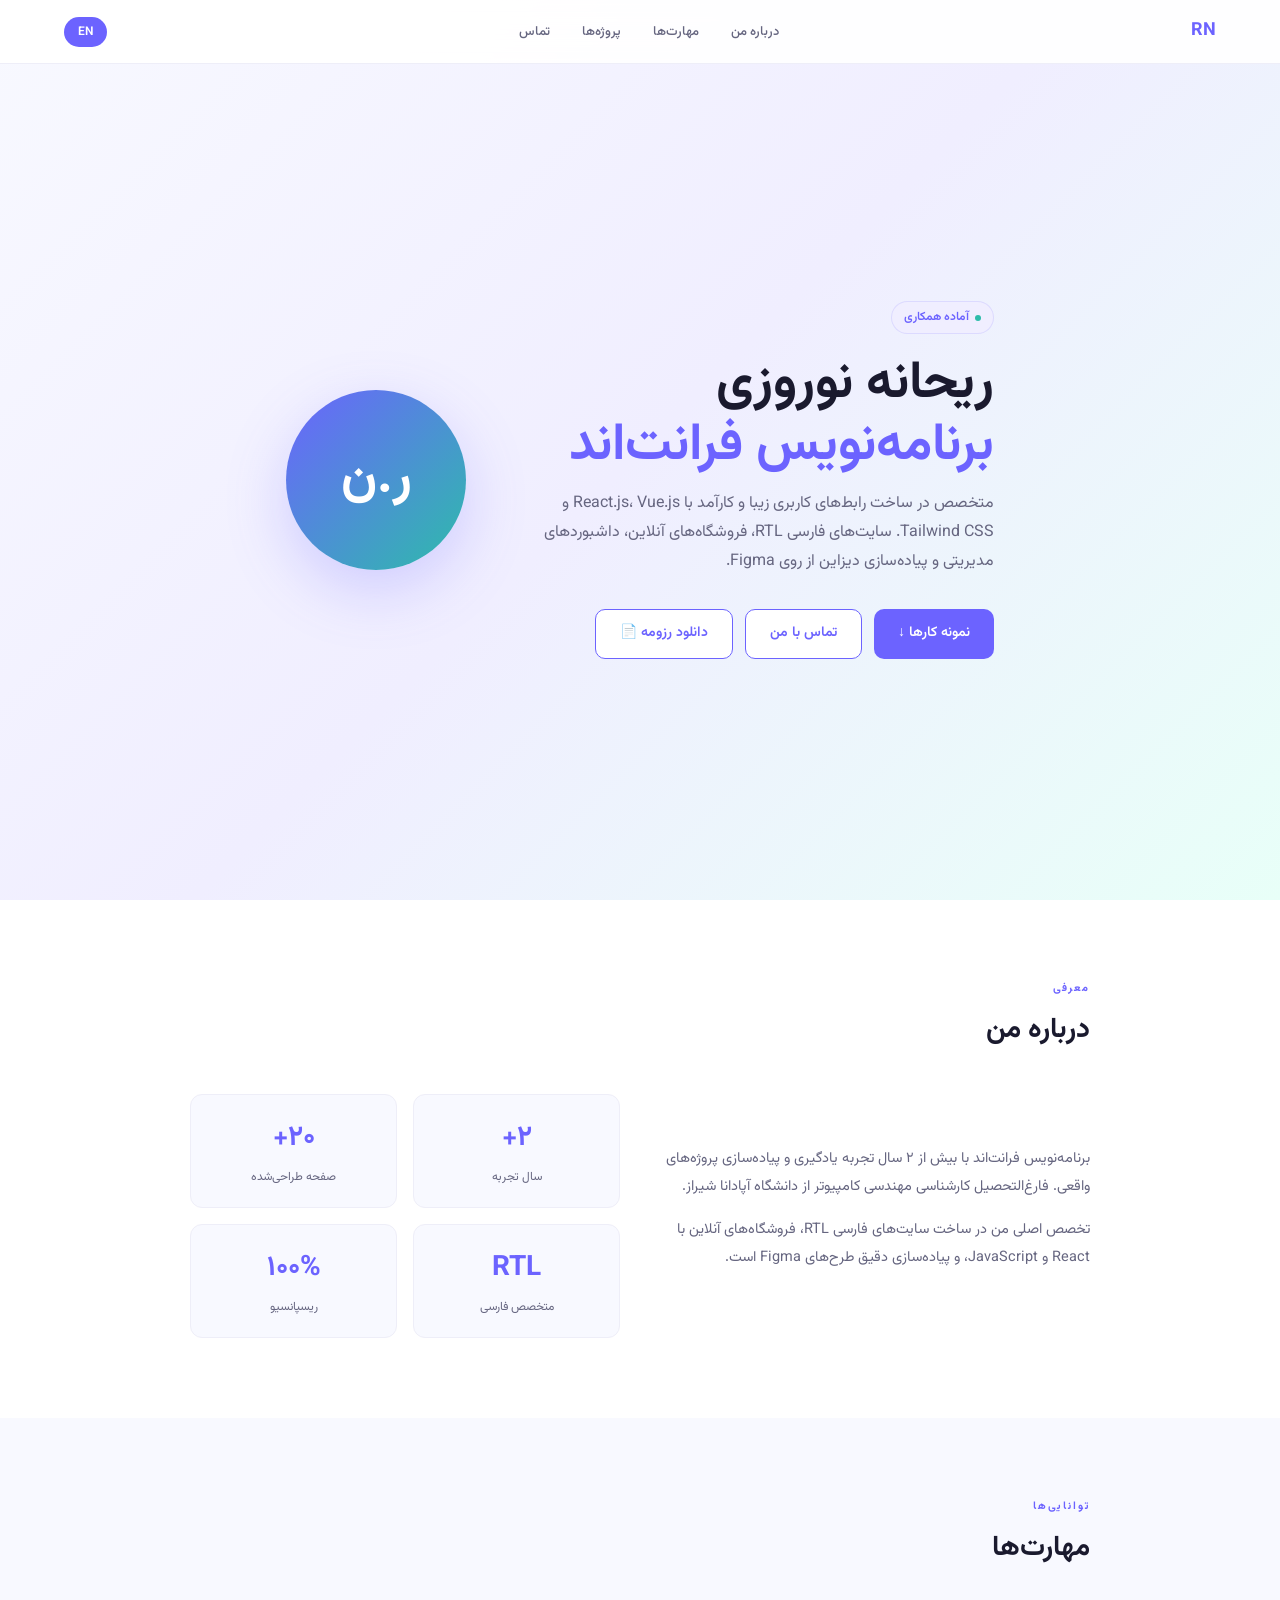
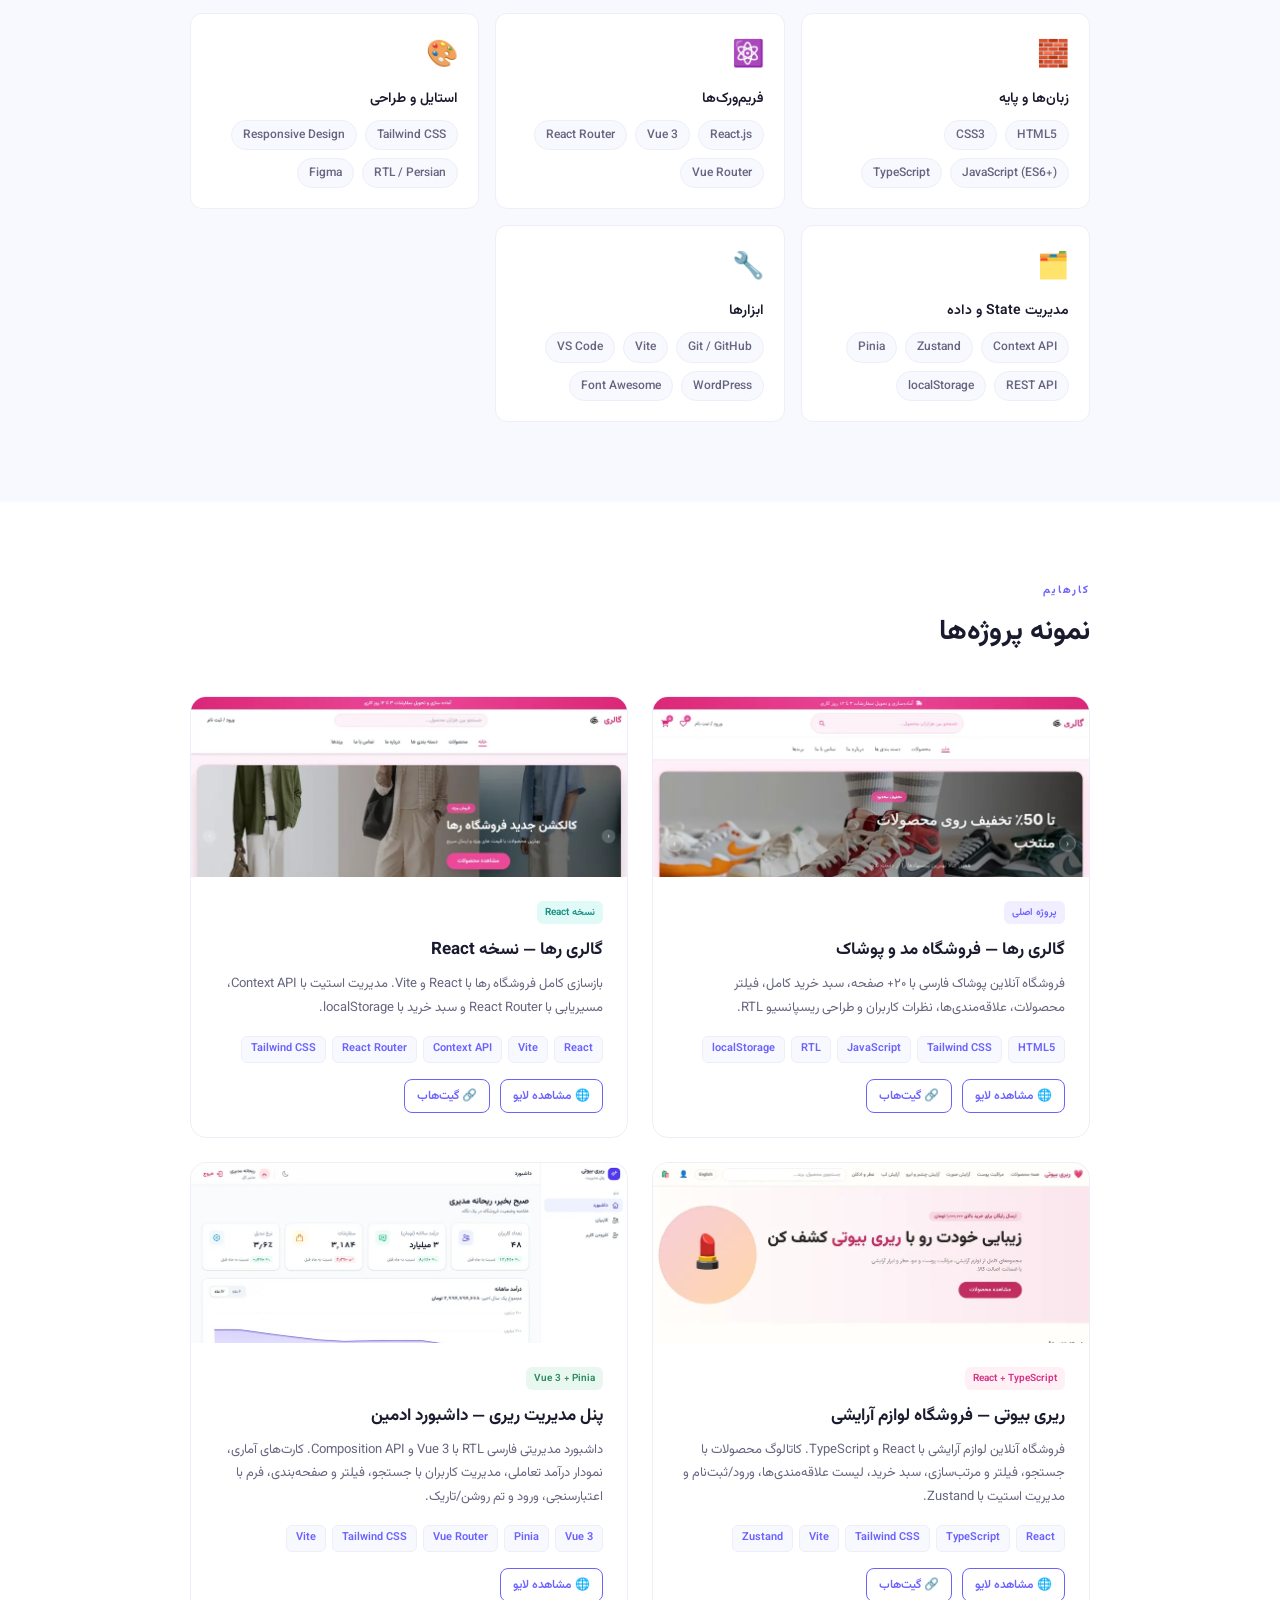
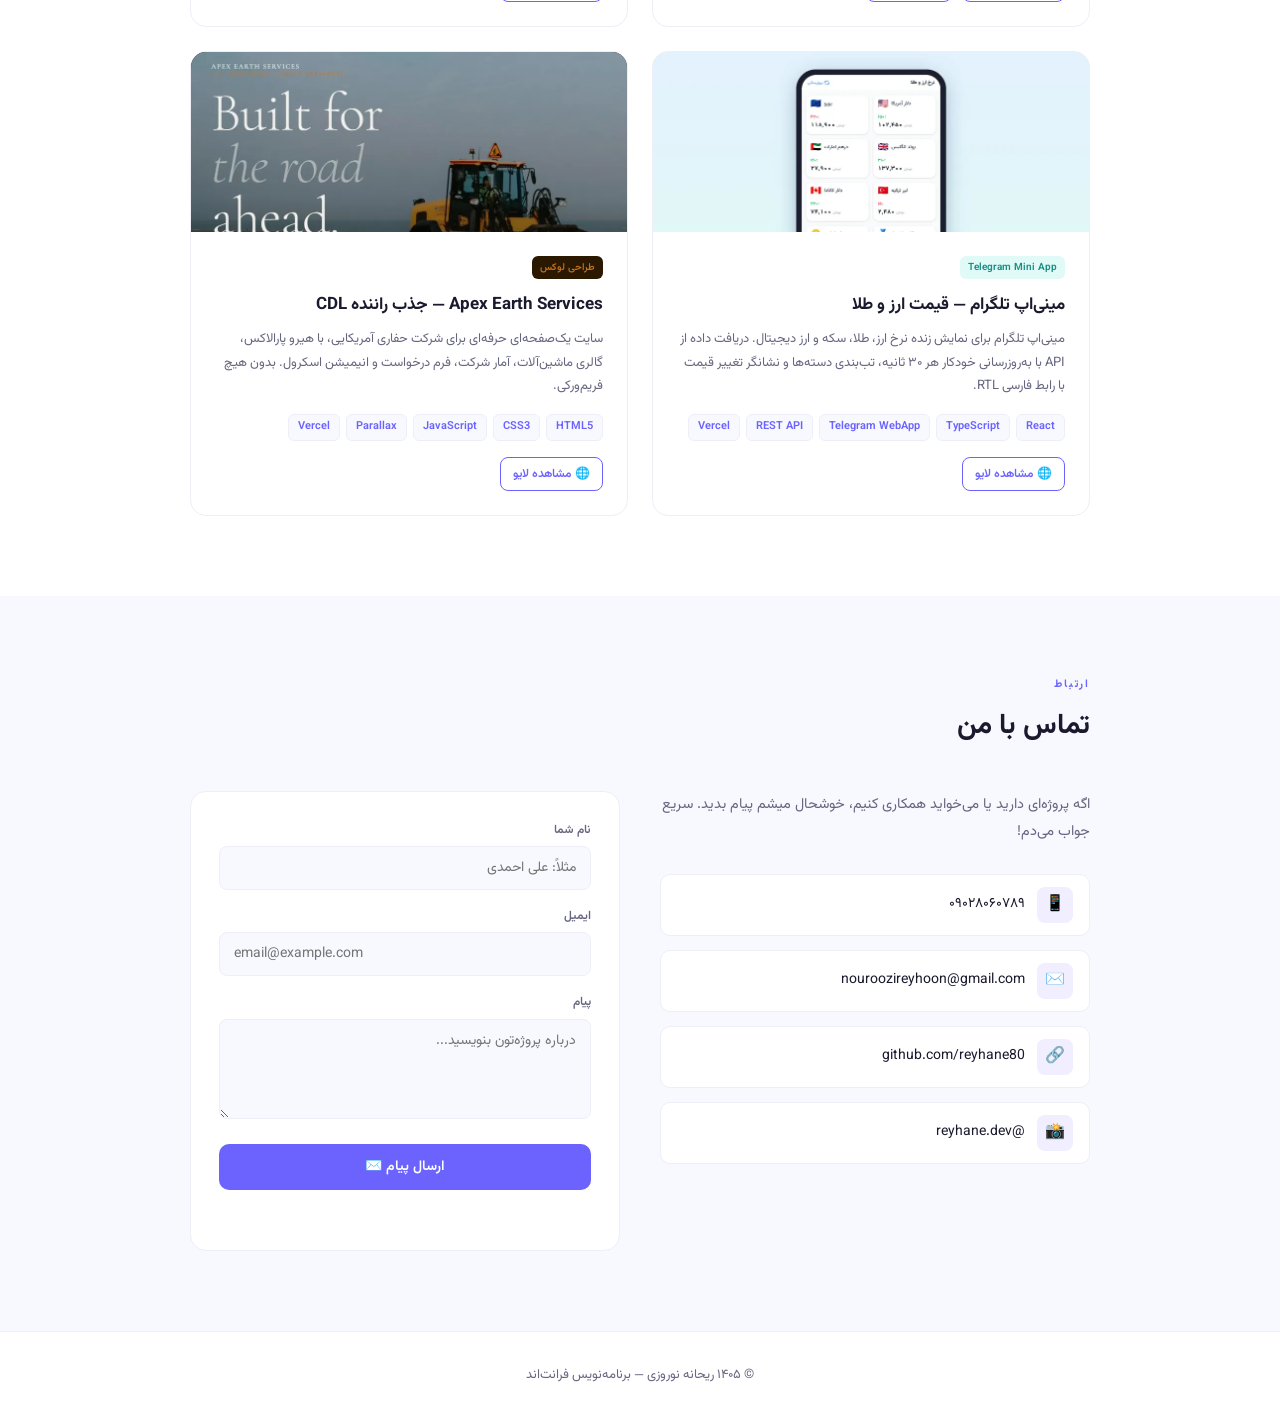
<file: index.html>
<!DOCTYPE html>
<html lang="fa" dir="rtl" id="html-root">
<head>
<meta charset="UTF-8">
<meta name="viewport" content="width=device-width, initial-scale=1.0">
<title>Reyhane Norouzi | Front-End Developer</title>
<meta name="description" content="ریحانه نوروزی، برنامه‌نویس فرانت‌اند — سایت‌های فارسی RTL، فروشگاه آنلاین و داشبورد با React، Vue و Tailwind CSS.">
<meta name="theme-color" content="#6c63ff">
<link rel="icon" type="image/svg+xml" href="favicon.svg">
<link rel="canonical" href="https://reyhane80.github.io/portfolio/">
<meta property="og:type" content="website">
<meta property="og:url" content="https://reyhane80.github.io/portfolio/">
<meta property="og:title" content="ریحانه نوروزی | برنامه‌نویس فرانت‌اند">
<meta property="og:description" content="سایت‌های فارسی RTL، فروشگاه آنلاین و داشبورد با React، Vue و Tailwind CSS. نمونه‌کارها با دموی زنده.">
<meta property="og:image" content="https://reyhane80.github.io/portfolio/images/og.jpg">
<meta property="og:image:width" content="1200">
<meta property="og:image:height" content="630">
<meta property="og:locale" content="fa_IR">
<meta name="twitter:card" content="summary_large_image">
<link href="https://fonts.googleapis.com/css2?family=Vazirmatn:wght@300;400;500;600;700&family=Inter:wght@300;400;500;600;700&display=swap" rel="stylesheet">
<style>
  :root {
    --accent: #6c63ff;
    --accent-light: #f0eeff;
    --accent-dark: #4a42cc;
    --teal: #2dbcaa;
    --teal-light: #e0faf7;
    --text: #1a1a2e;
    --text-muted: #666680;
    --bg: #ffffff;
    --bg-alt: #f8f9ff;
    --border: #eeeef8;
    --radius: 12px;
    --transition: 0.25s ease;
  }

  * { margin: 0; padding: 0; box-sizing: border-box; }

  body {
    font-family: 'Vazirmatn', 'Tahoma', sans-serif;
    background: var(--bg);
    color: var(--text);
    direction: rtl;
    line-height: 1.7;
    font-size: 15px;
    overflow-x: hidden;
  }

  body.en {
    font-family: 'Inter', sans-serif;
    direction: ltr;
  }

  /* NAV */
  nav {
    position: fixed;
    top: 0; right: 0; left: 0;
    background: rgba(255,255,255,0.92);
    backdrop-filter: blur(12px);
    border-bottom: 1px solid var(--border);
    z-index: 100;
    padding: 0 5%;
    height: 64px;
    display: flex;
    align-items: center;
    justify-content: space-between;
  }

  .nav-logo {
    font-size: 18px;
    font-weight: 700;
    color: var(--accent);
    text-decoration: none;
  }

  .nav-links {
    display: flex;
    gap: 8px;
    align-items: center;
    list-style: none;
  }

  .nav-links a {
    font-size: 13px;
    font-weight: 500;
    color: var(--text-muted);
    text-decoration: none;
    padding: 6px 12px;
    border-radius: 8px;
    transition: var(--transition);
  }

  .nav-links a:hover { color: var(--accent); background: var(--accent-light); }

  .lang-btn {
    background: var(--accent);
    color: white;
    border: none;
    padding: 6px 14px;
    border-radius: 20px;
    font-size: 12px;
    font-weight: 600;
    cursor: pointer;
    transition: var(--transition);
    font-family: inherit;
  }

  .lang-btn:hover { background: var(--accent-dark); }

  .nav-actions { display: flex; align-items: center; gap: 8px; }

  .menu-btn {
    display: none;
    width: 38px;
    height: 38px;
    border: 1px solid var(--border);
    border-radius: 10px;
    background: white;
    color: var(--text);
    font-size: 18px;
    cursor: pointer;
    align-items: center;
    justify-content: center;
  }

  /* SECTIONS */
  section { padding: 80px 5%; }
  section:first-of-type { padding-top: 140px; }

  .container { max-width: 900px; margin: 0 auto; }

  /* HERO */
  .hero {
    background: linear-gradient(135deg, #f8f9ff 0%, #f0eeff 50%, #e8fff8 100%);
    min-height: 100vh;
    display: flex;
    align-items: center;
    padding-top: 100px;
  }

  .hero-inner {
    max-width: 900px;
    margin: 0 auto;
    display: grid;
    grid-template-columns: 1fr auto;
    gap: 48px;
    align-items: center;
  }

  .hero-badge {
    display: inline-flex;
    align-items: center;
    gap: 6px;
    background: var(--accent-light);
    color: var(--accent);
    font-size: 12px;
    font-weight: 600;
    padding: 5px 12px;
    border-radius: 20px;
    margin-bottom: 20px;
    border: 1px solid rgba(108,99,255,0.15);
  }

  .hero-badge > span:first-child { width: 6px; height: 6px; background: var(--teal); border-radius: 50%; display: inline-block; }

  .hero h1 {
    font-size: clamp(32px, 5vw, 52px);
    font-weight: 700;
    line-height: 1.2;
    margin-bottom: 12px;
    color: var(--text);
  }

  .hero h1 em {
    font-style: normal;
    color: var(--accent);
  }

  .hero-sub {
    font-size: 16px;
    color: var(--text-muted);
    margin-bottom: 32px;
    max-width: 480px;
    line-height: 1.8;
  }

  .hero-btns { display: flex; gap: 12px; flex-wrap: wrap; }

  .btn-primary {
    background: var(--accent);
    color: white;
    padding: 12px 24px;
    border-radius: 10px;
    text-decoration: none;
    font-size: 14px;
    font-weight: 600;
    transition: var(--transition);
    display: inline-flex;
    align-items: center;
    gap: 6px;
  }

  .btn-primary:hover { background: var(--accent-dark); transform: translateY(-1px); }

  .btn-secondary {
    background: white;
    color: var(--accent);
    padding: 12px 24px;
    border-radius: 10px;
    text-decoration: none;
    font-size: 14px;
    font-weight: 600;
    border: 1.5px solid var(--accent);
    transition: var(--transition);
    display: inline-flex;
    align-items: center;
    gap: 6px;
  }

  .btn-secondary:hover { background: var(--accent-light); }

  .hero-avatar {
    width: 180px;
    height: 180px;
    border-radius: 50%;
    background: linear-gradient(135deg, var(--accent), var(--teal));
    display: flex;
    align-items: center;
    justify-content: center;
    font-size: 52px;
    font-weight: 700;
    color: white;
    flex-shrink: 0;
    box-shadow: 0 20px 60px rgba(108,99,255,0.25);
  }

  /* SECTION TITLE */
  .sec-label {
    font-size: 11px;
    font-weight: 700;
    color: var(--accent);
    letter-spacing: 2px;
    text-transform: uppercase;
    margin-bottom: 8px;
  }

  .sec-title {
    font-size: 28px;
    font-weight: 700;
    color: var(--text);
    margin-bottom: 40px;
  }

  /* ABOUT */
  .about-grid {
    display: grid;
    grid-template-columns: 1fr 1fr;
    gap: 40px;
    align-items: center;
  }

  .about-text p {
    color: var(--text-muted);
    line-height: 1.9;
    margin-bottom: 16px;
    font-size: 14.5px;
  }

  .about-stats {
    display: grid;
    grid-template-columns: 1fr 1fr;
    gap: 16px;
  }

  .stat-card {
    background: var(--bg-alt);
    border-radius: var(--radius);
    padding: 20px;
    text-align: center;
    border: 1px solid var(--border);
  }

  .stat-num {
    font-size: 28px;
    font-weight: 700;
    color: var(--accent);
    display: block;
  }

  .stat-label {
    font-size: 12px;
    color: var(--text-muted);
    margin-top: 4px;
  }

  /* SKILLS */
  .skills-section { background: var(--bg-alt); }

  .skills-grid {
    display: grid;
    grid-template-columns: repeat(auto-fit, minmax(260px, 1fr));
    gap: 16px;
  }

  .skill-card {
    background: white;
    border-radius: var(--radius);
    padding: 20px;
    border: 1px solid var(--border);
    transition: var(--transition);
  }

  .skill-card:hover { border-color: var(--accent); transform: translateY(-2px); box-shadow: 0 8px 24px rgba(108,99,255,0.1); }

  .skill-icon {
    font-size: 26px;
    margin-bottom: 10px;
    display: block;
  }

  .skill-name {
    font-size: 14px;
    font-weight: 600;
    color: var(--text);
    margin-bottom: 8px;
  }

  .skill-tags { display: flex; flex-wrap: wrap; gap: 8px; list-style: none; margin-top: 4px; }
  .skill-tags .tool-tag { background: var(--bg-alt); font-size: 12px; padding: 4px 11px; }

  .tool-tag {
    background: white;
    border: 1px solid var(--border);
    color: var(--text-muted);
    font-size: 13px;
    padding: 6px 14px;
    border-radius: 20px;
    transition: var(--transition);
    font-weight: 500;
  }

  .tool-tag:hover { border-color: var(--accent); color: var(--accent); background: var(--accent-light); }

  /* PROJECTS */
  .projects-grid {
    display: grid;
    grid-template-columns: repeat(auto-fit, minmax(380px, 1fr));
    gap: 24px;
  }

  .project-card {
    background: white;
    border-radius: 16px;
    border: 1px solid var(--border);
    overflow: hidden;
    transition: var(--transition);
  }

  .project-card:hover { box-shadow: 0 12px 40px rgba(108,99,255,0.12); transform: translateY(-3px); }

  .project-thumb {
    height: 180px;
    display: flex;
    align-items: center;
    justify-content: center;
    font-size: 48px;
    position: relative;
    overflow: hidden;
  }

  .project-thumb img {
    width: 100%;
    height: 100%;
    object-fit: cover;
    object-position: top center;
    display: block;
    transition: transform 0.4s ease;
  }

  .project-card:hover .project-thumb img { transform: scale(1.03); }

  .project-thumb.purple { background: linear-gradient(135deg, #f0eeff, #e0d8ff); }
  .project-thumb.teal { background: linear-gradient(135deg, #e0faf7, #c8f5ef); }
  .project-thumb.pink { background: linear-gradient(135deg, #fff0f5, #ffd6e7); }
  .project-thumb.indigo { background: linear-gradient(135deg, #eef2ff, #dfe3ff); }
  .project-thumb.orange { background: linear-gradient(135deg, #1a140d, #3d2a10); color: #C4711C; }

  .project-body { padding: 24px; }

  .project-badges { display: flex; gap: 6px; margin-bottom: 12px; flex-wrap: wrap; }

  .pbadge {
    font-size: 10px;
    font-weight: 600;
    padding: 3px 8px;
    border-radius: 6px;
  }

  .pbadge-main { background: var(--accent-light); color: var(--accent); }
  .pbadge-wip { background: var(--teal-light); color: #1a9084; }
  .pbadge-pink { background: #fff0f5; color: #d63384; }
  .pbadge-vue { background: #e8f8f1; color: #2f8a5f; }

  .project-title {
    font-size: 17px;
    font-weight: 700;
    color: var(--text);
    margin-bottom: 8px;
  }

  .project-desc {
    font-size: 13px;
    color: var(--text-muted);
    line-height: 1.8;
    margin-bottom: 16px;
  }

  .project-techs { display: flex; flex-wrap: wrap; gap: 6px; margin-bottom: 16px; }

  .ptech {
    font-size: 11px;
    background: var(--bg-alt);
    color: var(--accent);
    padding: 3px 9px;
    border-radius: 6px;
    font-weight: 600;
    border: 1px solid var(--border);
  }

  .project-links { display: flex; gap: 10px; }

  .plink {
    font-size: 12px;
    font-weight: 600;
    color: var(--accent);
    text-decoration: none;
    display: flex;
    align-items: center;
    gap: 4px;
    padding: 6px 12px;
    border-radius: 8px;
    border: 1px solid var(--accent);
    transition: var(--transition);
  }

  .plink:hover { background: var(--accent); color: white; }

  /* CONTACT */
  .contact-section { background: var(--bg-alt); }

  .contact-grid {
    display: grid;
    grid-template-columns: 1fr 1fr;
    gap: 40px;
    align-items: start;
  }

  .contact-info p {
    color: var(--text-muted);
    font-size: 14.5px;
    line-height: 1.9;
    margin-bottom: 28px;
  }

  .contact-items { display: flex; flex-direction: column; gap: 14px; }

  .contact-item {
    display: flex;
    align-items: center;
    gap: 12px;
    font-size: 14px;
    color: var(--text);
    text-decoration: none;
    padding: 12px 16px;
    background: white;
    border-radius: 10px;
    border: 1px solid var(--border);
    transition: var(--transition);
  }

  .contact-item:hover { border-color: var(--accent); color: var(--accent); }

  .contact-icon {
    width: 36px;
    height: 36px;
    border-radius: 8px;
    background: var(--accent-light);
    display: flex;
    align-items: center;
    justify-content: center;
    font-size: 16px;
    flex-shrink: 0;
  }

  .contact-form {
    background: white;
    border-radius: 16px;
    padding: 28px;
    border: 1px solid var(--border);
  }

  .form-group { margin-bottom: 16px; }

  .form-group label {
    display: block;
    font-size: 12px;
    font-weight: 600;
    color: var(--text-muted);
    margin-bottom: 6px;
  }

  .form-group input,
  .form-group textarea {
    width: 100%;
    padding: 10px 14px;
    border: 1px solid var(--border);
    border-radius: 8px;
    font-size: 14px;
    font-family: inherit;
    color: var(--text);
    background: var(--bg-alt);
    transition: var(--transition);
    outline: none;
    resize: vertical;
  }

  .form-group input:focus,
  .form-group textarea:focus {
    border-color: var(--accent);
    background: white;
  }

  .form-group textarea { min-height: 100px; }

  .form-submit {
    width: 100%;
    background: var(--accent);
    color: white;
    border: none;
    padding: 12px;
    border-radius: 10px;
    font-size: 14px;
    font-weight: 600;
    cursor: pointer;
    font-family: inherit;
    transition: var(--transition);
  }

  .form-submit:hover { background: var(--accent-dark); }
  .form-submit:disabled { opacity: 0.6; cursor: wait; }

  .form-status { margin-top: 12px; font-size: 13px; text-align: center; min-height: 20px; }
  .form-status.success { color: #1a9084; }
  .form-status.error { color: #d63384; }

  /* FOOTER */
  footer {
    text-align: center;
    padding: 32px 5%;
    border-top: 1px solid var(--border);
    font-size: 13px;
    color: var(--text-muted);
  }

  /* SCROLL REVEAL */
  .reveal { opacity: 0; transform: translateY(20px); transition: opacity 0.5s ease, transform 0.5s ease; }
  .reveal.visible { opacity: 1; transform: none; }

  /* RESPONSIVE */
  @media (max-width: 700px) {
    .hero-inner { grid-template-columns: 1fr; text-align: center; }
    .hero-avatar { width: 120px; height: 120px; font-size: 34px; margin: 0 auto; order: -1; }
    .hero-btns { justify-content: center; }
    .about-grid, .contact-grid { grid-template-columns: 1fr; }
    .projects-grid { grid-template-columns: 1fr; }
    .menu-btn { display: inline-flex; }
    .nav-links {
      display: none;
      position: absolute;
      top: 64px;
      right: 0;
      left: 0;
      flex-direction: column;
      align-items: stretch;
      gap: 4px;
      padding: 12px 5% 16px;
      background: white;
      border-bottom: 1px solid var(--border);
      box-shadow: 0 12px 24px rgba(26,26,46,0.06);
    }
    .nav-links.open { display: flex; }
    .nav-links a { display: block; padding: 10px 12px; font-size: 14px; }
  }
</style>
</head>
<body id="body-root">

<!-- NAV -->
<nav>
  <a class="nav-logo" href="#">RN</a>
  <ul class="nav-links" id="navLinks">
    <li><a href="#about" class="t" data-fa="درباره من" data-en="About">درباره من</a></li>
    <li><a href="#skills" class="t" data-fa="مهارت‌ها" data-en="Skills">مهارت‌ها</a></li>
    <li><a href="#projects" class="t" data-fa="پروژه‌ها" data-en="Projects">پروژه‌ها</a></li>
    <li><a href="#contact" class="t" data-fa="تماس" data-en="Contact">تماس</a></li>
  </ul>
  <div class="nav-actions">
    <button class="lang-btn" id="langToggle" onclick="toggleLang()">EN</button>
    <button class="menu-btn" id="menuToggle" aria-label="منو" aria-controls="navLinks" aria-expanded="false">☰</button>
  </div>
</nav>

<!-- HERO -->
<section class="hero" id="home">
  <div class="container">
    <div class="hero-inner">
      <div>
        <div class="hero-badge"><span></span> <span class="t" data-fa="آماده همکاری" data-en="Available for work">آماده همکاری</span></div>
        <h1><span class="t" data-fa="ریحانه نوروزی" data-en="Reyhane Norouzi">ریحانه نوروزی</span><br><em class="t" data-fa="برنامه‌نویس فرانت‌اند" data-en="Front-End Developer">برنامه‌نویس فرانت‌اند</em></h1>
        <p class="hero-sub t"
          data-fa="متخصص در ساخت رابط‌های کاربری زیبا و کارآمد با React.js، Vue.js و Tailwind CSS. سایت‌های فارسی RTL، فروشگاه‌های آنلاین، داشبوردهای مدیریتی و پیاده‌سازی دیزاین از روی Figma."
          data-en="Specializing in beautiful, functional UIs with React.js, Vue.js and Tailwind CSS. Persian RTL sites, e-commerce, admin dashboards, and pixel-perfect Figma implementations.">
          متخصص در ساخت رابط‌های کاربری زیبا و کارآمد با React.js، Vue.js و Tailwind CSS. سایت‌های فارسی RTL، فروشگاه‌های آنلاین، داشبوردهای مدیریتی و پیاده‌سازی دیزاین از روی Figma.
        </p>
        <div class="hero-btns">
          <a href="#projects" class="btn-primary t" data-fa="نمونه کارها ↓" data-en="View Projects ↓">نمونه کارها ↓</a>
          <a href="#contact" class="btn-secondary t" data-fa="تماس با من" data-en="Contact Me">تماس با من</a>
          <a href="Reyhane-Norouzi-Resume.pdf" download class="btn-secondary t" data-fa="دانلود رزومه 📄" data-en="Download CV 📄">دانلود رزومه 📄</a>
        </div>
      </div>
      <div class="hero-avatar">ر.ن</div>
    </div>
  </div>
</section>

<!-- ABOUT -->
<section id="about">
  <div class="container">
    <div class="sec-label t" data-fa="معرفی" data-en="About">معرفی</div>
    <div class="sec-title t" data-fa="درباره من" data-en="About Me">درباره من</div>
    <div class="about-grid reveal">
      <div class="about-text">
        <p class="t"
          data-fa="برنامه‌نویس فرانت‌اند با بیش از ۲ سال تجربه یادگیری و پیاده‌سازی پروژه‌های واقعی. فارغ‌التحصیل کارشناسی مهندسی کامپیوتر از دانشگاه آپادانا شیراز."
          data-en="Front-end developer with 2+ years of hands-on experience building real projects. B.Sc. in Computer Engineering from Apadana University, Shiraz.">
          برنامه‌نویس فرانت‌اند با بیش از ۲ سال تجربه یادگیری و پیاده‌سازی پروژه‌های واقعی. فارغ‌التحصیل کارشناسی مهندسی کامپیوتر از دانشگاه آپادانا شیراز.
        </p>
        <p class="t"
          data-fa="تخصص اصلی من در ساخت سایت‌های فارسی RTL، فروشگاه‌های آنلاین با React و JavaScript، و پیاده‌سازی دقیق طرح‌های Figma است."
          data-en="My core focus is building Persian RTL sites, React-powered e-commerce stores, and pixel-perfect Figma implementations.">
          تخصص اصلی من در ساخت سایت‌های فارسی RTL، فروشگاه‌های آنلاین با React و JavaScript، و پیاده‌سازی دقیق طرح‌های Figma است.
        </p>
      </div>
      <div class="about-stats">
        <div class="stat-card">
          <span class="stat-num">۲+</span>
          <div class="stat-label t" data-fa="سال تجربه" data-en="Years Experience">سال تجربه</div>
        </div>
        <div class="stat-card">
          <span class="stat-num">۲۰+</span>
          <div class="stat-label t" data-fa="صفحه طراحی‌شده" data-en="Pages Designed">صفحه طراحی‌شده</div>
        </div>
        <div class="stat-card">
          <span class="stat-num">RTL</span>
          <div class="stat-label t" data-fa="متخصص فارسی" data-en="Persian Expert">متخصص فارسی</div>
        </div>
        <div class="stat-card">
          <span class="stat-num">۱۰۰%</span>
          <div class="stat-label t" data-fa="ریسپانسیو" data-en="Responsive">ریسپانسیو</div>
        </div>
      </div>
    </div>
  </div>
</section>

<!-- SKILLS -->
<section id="skills" class="skills-section">
  <div class="container">
    <div class="sec-label t" data-fa="توانایی‌ها" data-en="Expertise">توانایی‌ها</div>
    <div class="sec-title t" data-fa="مهارت‌ها" data-en="Skills">مهارت‌ها</div>
    <div class="skills-grid reveal">
      <div class="skill-card">
        <span class="skill-icon">🧱</span>
        <div class="skill-name t" data-fa="زبان‌ها و پایه" data-en="Languages & Core">زبان‌ها و پایه</div>
        <ul class="skill-tags">
          <li class="tool-tag" dir="ltr">HTML5</li>
          <li class="tool-tag" dir="ltr">CSS3</li>
          <li class="tool-tag" dir="ltr">JavaScript (ES6+)</li>
          <li class="tool-tag" dir="ltr">TypeScript</li>
        </ul>
      </div>
      <div class="skill-card">
        <span class="skill-icon">⚛️</span>
        <div class="skill-name t" data-fa="فریم‌ورک‌ها" data-en="Frameworks">فریم‌ورک‌ها</div>
        <ul class="skill-tags">
          <li class="tool-tag" dir="ltr">React.js</li>
          <li class="tool-tag" dir="ltr">Vue 3</li>
          <li class="tool-tag" dir="ltr">React Router</li>
          <li class="tool-tag" dir="ltr">Vue Router</li>
        </ul>
      </div>
      <div class="skill-card">
        <span class="skill-icon">🎨</span>
        <div class="skill-name t" data-fa="استایل و طراحی" data-en="Styling & UI">استایل و طراحی</div>
        <ul class="skill-tags">
          <li class="tool-tag" dir="ltr">Tailwind CSS</li>
          <li class="tool-tag" dir="ltr">Responsive Design</li>
          <li class="tool-tag" dir="ltr">RTL / Persian</li>
          <li class="tool-tag" dir="ltr">Figma</li>
        </ul>
      </div>
      <div class="skill-card">
        <span class="skill-icon">🗂️</span>
        <div class="skill-name t" data-fa="مدیریت State و داده" data-en="State & Data">مدیریت State و داده</div>
        <ul class="skill-tags">
          <li class="tool-tag" dir="ltr">Context API</li>
          <li class="tool-tag" dir="ltr">Zustand</li>
          <li class="tool-tag" dir="ltr">Pinia</li>
          <li class="tool-tag" dir="ltr">REST API</li>
          <li class="tool-tag" dir="ltr">localStorage</li>
        </ul>
      </div>
      <div class="skill-card">
        <span class="skill-icon">🔧</span>
        <div class="skill-name t" data-fa="ابزارها" data-en="Tools">ابزارها</div>
        <ul class="skill-tags">
          <li class="tool-tag" dir="ltr">Git / GitHub</li>
          <li class="tool-tag" dir="ltr">Vite</li>
          <li class="tool-tag" dir="ltr">VS Code</li>
          <li class="tool-tag" dir="ltr">WordPress</li>
          <li class="tool-tag" dir="ltr">Font Awesome</li>
        </ul>
      </div>
    </div>
  </div>
</section>

<!-- PROJECTS -->
<section id="projects">
  <div class="container">
    <div class="sec-label t" data-fa="کارهایم" data-en="My Work">کارهایم</div>
    <div class="sec-title t" data-fa="نمونه پروژه‌ها" data-en="Projects">نمونه پروژه‌ها</div>
    <div class="projects-grid">

      <!-- Raha Gallery HTML -->
      <div class="project-card reveal">
        <div class="project-thumb purple"><img src="images/raha-gallery.webp" alt="گالری رها — صفحه اصلی" width="880" height="550" loading="lazy"></div>
        <div class="project-body">
          <div class="project-badges">
            <span class="pbadge pbadge-main t" data-fa="پروژه اصلی" data-en="Main Project">پروژه اصلی</span>
          </div>
          <div class="project-title t" data-fa="گالری رها — فروشگاه مد و پوشاک" data-en="Raha Gallery — Fashion Store">گالری رها — فروشگاه مد و پوشاک</div>
          <p class="project-desc t"
            data-fa="فروشگاه آنلاین پوشاک فارسی با ۲۰+ صفحه، سبد خرید کامل، فیلتر محصولات، علاقه‌مندی‌ها، نظرات کاربران و طراحی ریسپانسیو RTL."
            data-en="A 20-page Persian fashion e-commerce site with full cart, product filters, wishlist, user reviews, and complete RTL responsive design.">
            فروشگاه آنلاین پوشاک فارسی با ۲۰+ صفحه، سبد خرید کامل، فیلتر محصولات، علاقه‌مندی‌ها، نظرات کاربران و طراحی ریسپانسیو RTL.
          </p>
          <div class="project-techs">
            <span class="ptech">HTML5</span>
            <span class="ptech">Tailwind CSS</span>
            <span class="ptech">JavaScript</span>
            <span class="ptech">RTL</span>
            <span class="ptech">localStorage</span>
          </div>
          <div class="project-links">
            <a href="https://reyhane80.github.io/raha-gallery/raha-final/" target="_blank" class="plink t" data-fa="🌐 مشاهده لایو" data-en="🌐 Live Demo">🌐 مشاهده لایو</a>
            <a href="https://github.com/reyhane80/raha-gallery" target="_blank" class="plink t" data-fa="🔗 گیت‌هاب" data-en="🔗 GitHub">🔗 گیت‌هاب</a>
          </div>
        </div>
      </div>

      <!-- Raha Gallery React -->
      <div class="project-card reveal">
        <div class="project-thumb teal"><img src="images/raha-react.webp" alt="گالری رها نسخه React — صفحه اصلی" width="880" height="550" loading="lazy"></div>
        <div class="project-body">
          <div class="project-badges">
            <span class="pbadge pbadge-wip t" data-fa="نسخه React" data-en="React Version">نسخه React</span>
          </div>
          <div class="project-title t" data-fa="گالری رها — نسخه React" data-en="Raha Gallery — React Version">گالری رها — نسخه React</div>
          <p class="project-desc t"
            data-fa="بازسازی کامل فروشگاه رها با React و Vite. مدیریت استیت با Context API، مسیریابی با React Router و سبد خرید با localStorage."
            data-en="Full rebuild of Raha Gallery using React and Vite. State management with Context API, routing with React Router, and cart persistence via localStorage.">
            بازسازی کامل فروشگاه رها با React و Vite. مدیریت استیت با Context API، مسیریابی با React Router و سبد خرید با localStorage.
          </p>
          <div class="project-techs">
            <span class="ptech">React</span>
            <span class="ptech">Vite</span>
            <span class="ptech">Context API</span>
            <span class="ptech">React Router</span>
            <span class="ptech">Tailwind CSS</span>
          </div>
          <div class="project-links">
            <a href="https://raha-react-chi.vercel.app" target="_blank" class="plink t" data-fa="🌐 مشاهده لایو" data-en="🌐 Live Demo">🌐 مشاهده لایو</a>
            <a href="https://github.com/reyhane80/raha-react" target="_blank" class="plink t" data-fa="🔗 گیت‌هاب" data-en="🔗 GitHub">🔗 گیت‌هاب</a>
          </div>
        </div>
      </div>

      <!-- Riri Beauty -->
      <div class="project-card reveal">
        <div class="project-thumb pink"><img src="images/riri-beauty.webp" alt="ریری بیوتی — صفحه اصلی" width="880" height="550" loading="lazy"></div>
        <div class="project-body">
          <div class="project-badges">
            <span class="pbadge pbadge-pink t" data-fa="React + TypeScript" data-en="React + TypeScript">React + TypeScript</span>
          </div>
          <div class="project-title t" data-fa="ریری بیوتی — فروشگاه لوازم آرایشی" data-en="Riri Beauty — Cosmetics Store">ریری بیوتی — فروشگاه لوازم آرایشی</div>
          <p class="project-desc t"
            data-fa="فروشگاه آنلاین لوازم آرایشی با React و TypeScript. کاتالوگ محصولات با جستجو، فیلتر و مرتب‌سازی، سبد خرید، لیست علاقه‌مندی‌ها، ورود/ثبت‌نام و مدیریت استیت با Zustand."
            data-en="Online cosmetics store built with React and TypeScript. Product catalog with search, filters and sorting, shopping cart, wishlist, login/signup, and state management with Zustand.">
            فروشگاه آنلاین لوازم آرایشی با React و TypeScript. کاتالوگ محصولات با جستجو، فیلتر و مرتب‌سازی، سبد خرید، لیست علاقه‌مندی‌ها، ورود/ثبت‌نام و مدیریت استیت با Zustand.
          </p>
          <div class="project-techs">
            <span class="ptech">React</span>
            <span class="ptech">TypeScript</span>
            <span class="ptech">Tailwind CSS</span>
            <span class="ptech">Vite</span>
            <span class="ptech">Zustand</span>
          </div>
          <div class="project-links">
            <a href="https://riri-beauty.vercel.app/" target="_blank" class="plink t" data-fa="🌐 مشاهده لایو" data-en="🌐 Live Demo">🌐 مشاهده لایو</a>
            <a href="https://github.com/reyhane80/riri-beauty" target="_blank" class="plink t" data-fa="🔗 گیت‌هاب" data-en="🔗 GitHub">🔗 گیت‌هاب</a>
          </div>
        </div>
      </div>


      <!-- Riri Admin Dashboard -->
      <div class="project-card reveal">
        <div class="project-thumb indigo"><img src="images/admin-panel.webp" alt="پنل مدیریت ریری — داشبورد" width="880" height="550" loading="lazy"></div>
        <div class="project-body">
          <div class="project-badges">
            <span class="pbadge pbadge-vue t" data-fa="Vue 3 + Pinia" data-en="Vue 3 + Pinia">Vue 3 + Pinia</span>
          </div>
          <div class="project-title t" data-fa="پنل مدیریت ریری — داشبورد ادمین" data-en="Riri Admin — Dashboard Panel">پنل مدیریت ریری — داشبورد ادمین</div>
          <p class="project-desc t"
            data-fa="داشبورد مدیریتی فارسی RTL با Vue 3 و Composition API. کارت‌های آماری، نمودار درآمد تعاملی، مدیریت کاربران با جستجو، فیلتر و صفحه‌بندی، فرم با اعتبارسنجی، ورود و تم روشن/تاریک."
            data-en="Persian RTL admin dashboard built with Vue 3 and the Composition API. Stat cards, an interactive revenue chart, user management with search, filters and pagination, a validated form, login, and light/dark theme.">
            داشبورد مدیریتی فارسی RTL با Vue 3 و Composition API. کارت‌های آماری، نمودار درآمد تعاملی، مدیریت کاربران با جستجو، فیلتر و صفحه‌بندی، فرم با اعتبارسنجی، ورود و تم روشن/تاریک.
          </p>
          <div class="project-techs">
            <span class="ptech">Vue 3</span>
            <span class="ptech">Pinia</span>
            <span class="ptech">Vue Router</span>
            <span class="ptech">Tailwind CSS</span>
            <span class="ptech">Vite</span>
          </div>
          <div class="project-links">
            <a href="https://reyhane80.github.io/portfolio/admin-panel/" target="_blank" class="plink t" data-fa="🌐 مشاهده لایو" data-en="🌐 Live Demo">🌐 مشاهده لایو</a>
          </div>
        </div>
      </div>

      <!-- Telegram Mini App -->
      <div class="project-card reveal">
        <div class="project-thumb teal"><img src="images/telegram-miniapp.webp" alt="مینی‌اپ تلگرام قیمت ارز و طلا" width="880" height="550" loading="lazy"></div>
        <div class="project-body">
          <div class="project-badges">
            <span class="pbadge pbadge-wip t" data-fa="Telegram Mini App" data-en="Telegram Mini App">Telegram Mini App</span>
          </div>
          <div class="project-title t" data-fa="مینی‌اپ تلگرام — قیمت ارز و طلا" data-en="Telegram Mini App — Currency & Gold Prices">مینی‌اپ تلگرام — قیمت ارز و طلا</div>
          <p class="project-desc t"
            data-fa="مینی‌اپ تلگرام برای نمایش زنده نرخ ارز، طلا، سکه و ارز دیجیتال. دریافت داده از API با به‌روزرسانی خودکار هر ۳۰ ثانیه، تب‌بندی دسته‌ها و نشانگر تغییر قیمت با رابط فارسی RTL."
            data-en="A Telegram Mini App showing live currency, gold, coin and crypto prices. Fetches from an API with auto-refresh every 30 seconds, category tabs and price-change indicators in a Persian RTL UI.">
            مینی‌اپ تلگرام برای نمایش زنده نرخ ارز، طلا، سکه و ارز دیجیتال. دریافت داده از API با به‌روزرسانی خودکار هر ۳۰ ثانیه، تب‌بندی دسته‌ها و نشانگر تغییر قیمت با رابط فارسی RTL.
          </p>
          <div class="project-techs">
            <span class="ptech">React</span>
            <span class="ptech">TypeScript</span>
            <span class="ptech">Telegram WebApp</span>
            <span class="ptech">REST API</span>
            <span class="ptech">Vercel</span>
          </div>
          <div class="project-links">
            <a href="https://telegram-currency-app.vercel.app/" target="_blank" class="plink t" data-fa="🌐 مشاهده لایو" data-en="🌐 Live Demo">🌐 مشاهده لایو</a>
          </div>
        </div>
      </div>

      <!-- Apex Earth Services -->
      <div class="project-card reveal">
        <div class="project-thumb orange"><img src="images/apex.webp" alt="Apex Earth Services — صفحه اصلی" width="880" height="550" loading="lazy"></div>
        <div class="project-body">
          <div class="project-badges">
            <span class="pbadge t" style="background:#2a1800;color:#C4711C;" data-fa="طراحی لوکس" data-en="Luxury Design">طراحی لوکس</span>
          </div>
          <div class="project-title t" data-fa="Apex Earth Services — جذب راننده CDL" data-en="Apex Earth Services — CDL Driver Recruitment">Apex Earth Services — جذب راننده CDL</div>
          <p class="project-desc t"
            data-fa="سایت یک‌صفحه‌ای حرفه‌ای برای شرکت حفاری آمریکایی، با هیرو پارالاکس، گالری ماشین‌آلات، آمار شرکت، فرم درخواست و انیمیشن اسکرول. بدون هیچ فریم‌ورکی."
            data-en="Professional single-page site for a US heavy earthwork company — parallax hero with real machinery photos, fleet gallery, stats, animated apply form, and smooth scroll reveals. Zero frameworks.">
            سایت یک‌صفحه‌ای حرفه‌ای برای شرکت حفاری آمریکایی، با هیرو پارالاکس، گالری ماشین‌آلات، آمار شرکت، فرم درخواست و انیمیشن اسکرول. بدون هیچ فریم‌ورکی.
          </p>
          <div class="project-techs">
            <span class="ptech">HTML5</span>
            <span class="ptech">CSS3</span>
            <span class="ptech">JavaScript</span>
            <span class="ptech">Parallax</span>
            <span class="ptech">Vercel</span>
          </div>
          <div class="project-links">
            <a href="https://apex-earth-services.vercel.app/" target="_blank" class="plink t" data-fa="🌐 مشاهده لایو" data-en="🌐 Live Demo">🌐 مشاهده لایو</a>
          </div>
        </div>
      </div>

    </div>
  </div>
</section>


<!-- CONTACT -->
<section id="contact" class="contact-section">
  <div class="container">
    <div class="sec-label t" data-fa="ارتباط" data-en="Get in Touch">ارتباط</div>
    <div class="sec-title t" data-fa="تماس با من" data-en="Contact Me">تماس با من</div>
    <div class="contact-grid reveal">
      <div class="contact-info">
        <p class="t"
          data-fa="اگه پروژه‌ای دارید یا می‌خواید همکاری کنیم، خوشحال میشم پیام بدید. سریع جواب می‌دم!"
          data-en="Have a project in mind or want to collaborate? I'd love to hear from you. I respond quickly!">
          اگه پروژه‌ای دارید یا می‌خواید همکاری کنیم، خوشحال میشم پیام بدید. سریع جواب می‌دم!
        </p>
        <div class="contact-items">
          <a href="tel:+989028060789" class="contact-item">
            <div class="contact-icon">📱</div>
            <span>۰۹۰۲۸۰۶۰۷۸۹</span>
          </a>
          <a href="mailto:nouroozireyhoon@gmail.com" class="contact-item">
            <div class="contact-icon">✉️</div>
            <span>nouroozireyhoon@gmail.com</span>
          </a>
          <a href="https://github.com/reyhane80" target="_blank" class="contact-item">
            <div class="contact-icon">🔗</div>
            <span>github.com/reyhane80</span>
          </a>
          <a href="https://www.instagram.com/reyhane.dev" target="_blank" class="contact-item">
            <div class="contact-icon">📸</div>
            <span>@reyhane.dev</span>
          </a>
        </div>
      </div>
      <form class="contact-form" id="contactForm" action="https://formspree.io/f/xkjoaeda" method="POST">
        <input type="hidden" name="_subject" value="پیام جدید از پورتفولیو">
        <!-- فیلد مخفی برای جلوگیری از اسپم ربات‌ها -->
        <input type="text" name="_gotcha" style="display:none" tabindex="-1" autocomplete="off">
        <div class="form-group">
          <label for="cf-name" class="t" data-fa="نام شما" data-en="Your Name">نام شما</label>
          <input id="cf-name" name="name" type="text" required maxlength="80" class="t" data-fa-placeholder="مثلاً: علی احمدی" data-en-placeholder="e.g. John Doe" placeholder="مثلاً: علی احمدی">
        </div>
        <div class="form-group">
          <label for="cf-email" class="t" data-fa="ایمیل" data-en="Email">ایمیل</label>
          <input id="cf-email" name="email" type="email" required dir="ltr" placeholder="email@example.com">
        </div>
        <div class="form-group">
          <label for="cf-message" class="t" data-fa="پیام" data-en="Message">پیام</label>
          <textarea id="cf-message" name="message" required minlength="10" maxlength="3000" class="t" data-fa-placeholder="درباره پروژه‌تون بنویسید..." data-en-placeholder="Tell me about your project..." placeholder="درباره پروژه‌تون بنویسید..."></textarea>
        </div>
        <button type="submit" class="form-submit t" data-fa="ارسال پیام ✉️" data-en="Send Message ✉️">ارسال پیام ✉️</button>
        <p class="form-status" id="formStatus" role="status" aria-live="polite"></p>
      </form>
    </div>
  </div>
</section>

<!-- FOOTER -->
<footer>
  <p class="t"
    data-fa="© ۱۴۰۵ ریحانه نوروزی — برنامه‌نویس فرانت‌اند"
    data-en="© 2026 Reyhane Norouzi — Front-End Developer">
    © ۱۴۰۵ ریحانه نوروزی — برنامه‌نویس فرانت‌اند
  </p>
</footer>

<script>
  let isEn = false;

  function toggleLang() {
    isEn = !isEn;
    const root = document.getElementById('html-root');
    const body = document.getElementById('body-root');
    const btn = document.getElementById('langToggle');

    root.setAttribute('lang', isEn ? 'en' : 'fa');
    root.setAttribute('dir', isEn ? 'ltr' : 'rtl');
    body.className = isEn ? 'en' : '';
    btn.textContent = isEn ? 'فا' : 'EN';

    document.querySelectorAll('.t').forEach(el => {
      const key = isEn ? 'en' : 'fa';
      if (el.dataset[key]) el.textContent = el.dataset[key];
      const ph = el.dataset[key + 'Placeholder'];
      if (ph) el.placeholder = ph;
    });

    const avatar = document.querySelector('.hero-avatar');
    avatar.textContent = isEn ? 'RN' : 'ر.ن';
  }

  // منوی موبایل
  const menuToggle = document.getElementById('menuToggle');
  const navLinks = document.getElementById('navLinks');

  function setMenu(open) {
    navLinks.classList.toggle('open', open);
    menuToggle.setAttribute('aria-expanded', String(open));
    menuToggle.textContent = open ? '✕' : '☰';
  }

  menuToggle.addEventListener('click', () => setMenu(!navLinks.classList.contains('open')));
  navLinks.querySelectorAll('a').forEach(a => a.addEventListener('click', () => setMenu(false)));

  const observer = new IntersectionObserver(entries => {
    entries.forEach(e => { if (e.isIntersecting) e.target.classList.add('visible'); });
  }, { threshold: 0.1 });

  document.querySelectorAll('.reveal').forEach(el => observer.observe(el));

  document.querySelectorAll('a[href^="#"]').forEach(a => {
    a.addEventListener('click', e => {
      e.preventDefault();
      const target = document.querySelector(a.getAttribute('href'));
      if (target) target.scrollIntoView({ behavior: 'smooth', block: 'start' });
    });
  });
  // ارسال فرم تماس به Formspree بدون رفرش صفحه
  const contactForm = document.getElementById('contactForm');
  const formStatus = document.getElementById('formStatus');
  const formMessages = {
    sending: { fa: 'در حال ارسال...', en: 'Sending...' },
    success: { fa: 'پیام شما ارسال شد. ممنون! به‌زودی جواب می‌دم.', en: 'Message sent. Thank you! I\'ll get back to you soon.' },
    error: { fa: 'ارسال پیام ناموفق بود. لطفاً دوباره تلاش کنید یا مستقیم ایمیل بزنید.', en: 'Something went wrong. Please try again or email me directly.' },
  };

  function showStatus(type) {
    formStatus.className = 'form-status' + (type === 'sending' ? '' : ' ' + type);
    formStatus.textContent = formMessages[type][isEn ? 'en' : 'fa'];
  }

  contactForm.addEventListener('submit', async (e) => {
    e.preventDefault();
    const button = contactForm.querySelector('.form-submit');
    button.disabled = true;
    showStatus('sending');
    try {
      const res = await fetch(contactForm.action, {
        method: 'POST',
        body: new FormData(contactForm),
        headers: { Accept: 'application/json' },
      });
      if (!res.ok) throw new Error('Request failed');
      contactForm.reset();
      showStatus('success');
    } catch {
      showStatus('error');
    } finally {
      button.disabled = false;
    }
  });
</script>
</body>
</html>
</file>
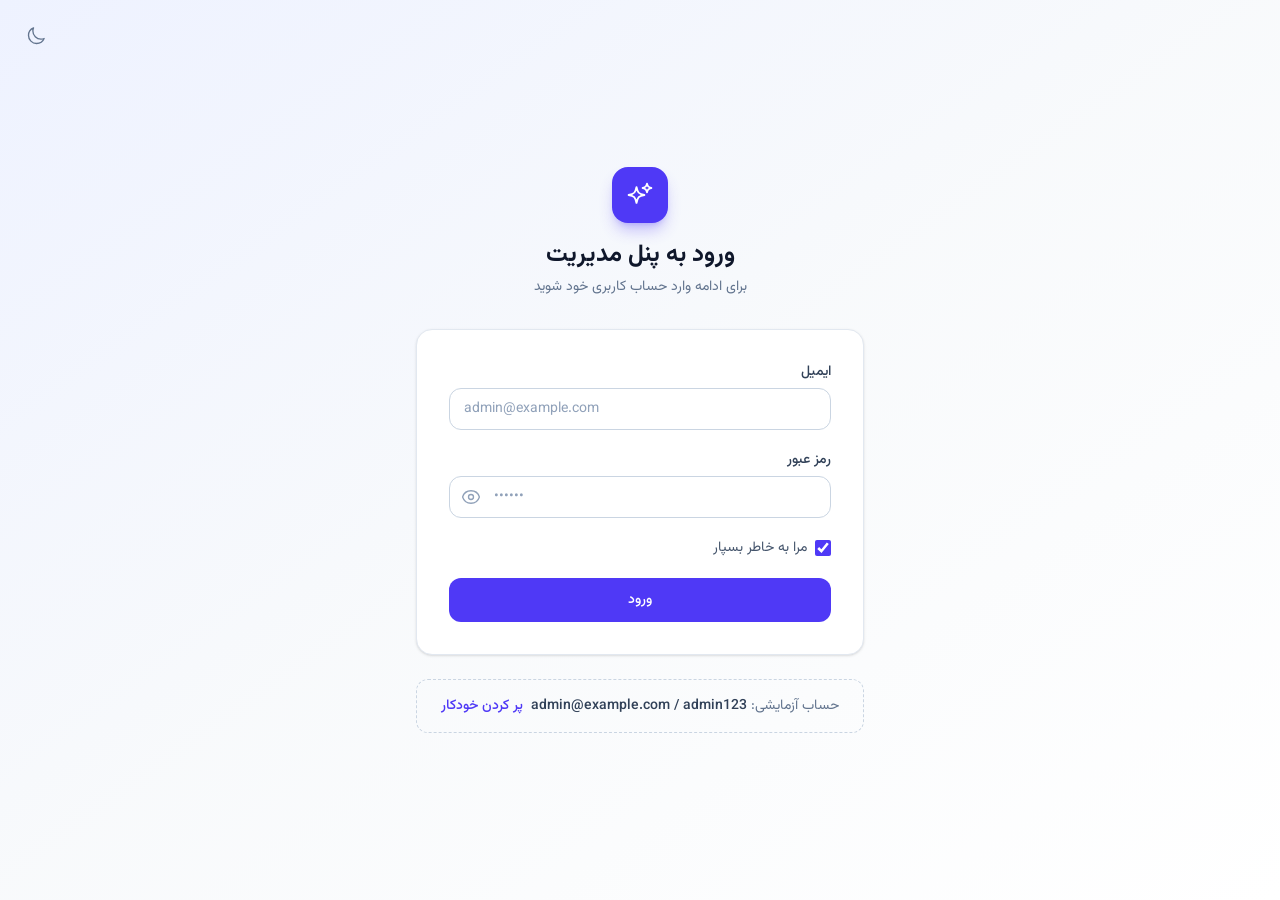
<file: admin-panel/index.html>
<!doctype html>
<html lang="fa" dir="rtl">
  <head>
    <meta charset="UTF-8" />
    <link rel="icon" type="image/svg+xml" href="./favicon.svg" />
    <meta name="viewport" content="width=device-width, initial-scale=1.0" />
    <title>پنل مدیریت ریری</title>
    <script>
      // اعمال تم پیش از بارگذاری Vue تا صفحه چشمک نزند
      try {
        const saved = localStorage.getItem('dashboard:theme')
        const dark = saved ? saved === 'dark' : matchMedia('(prefers-color-scheme: dark)').matches
        document.documentElement.classList.toggle('dark', dark)
      } catch {}
    </script>
    <script type="module" crossorigin src="./assets/index-CJVud5tB.js"></script>
    <link rel="modulepreload" crossorigin href="./assets/runtime-core.esm-bundler-BYHf9Ypu.js">
    <link rel="stylesheet" crossorigin href="./assets/index-B-9kzT_x.css">
  </head>
  <body>
    <div id="app"></div>
  </body>
</html>
</file>
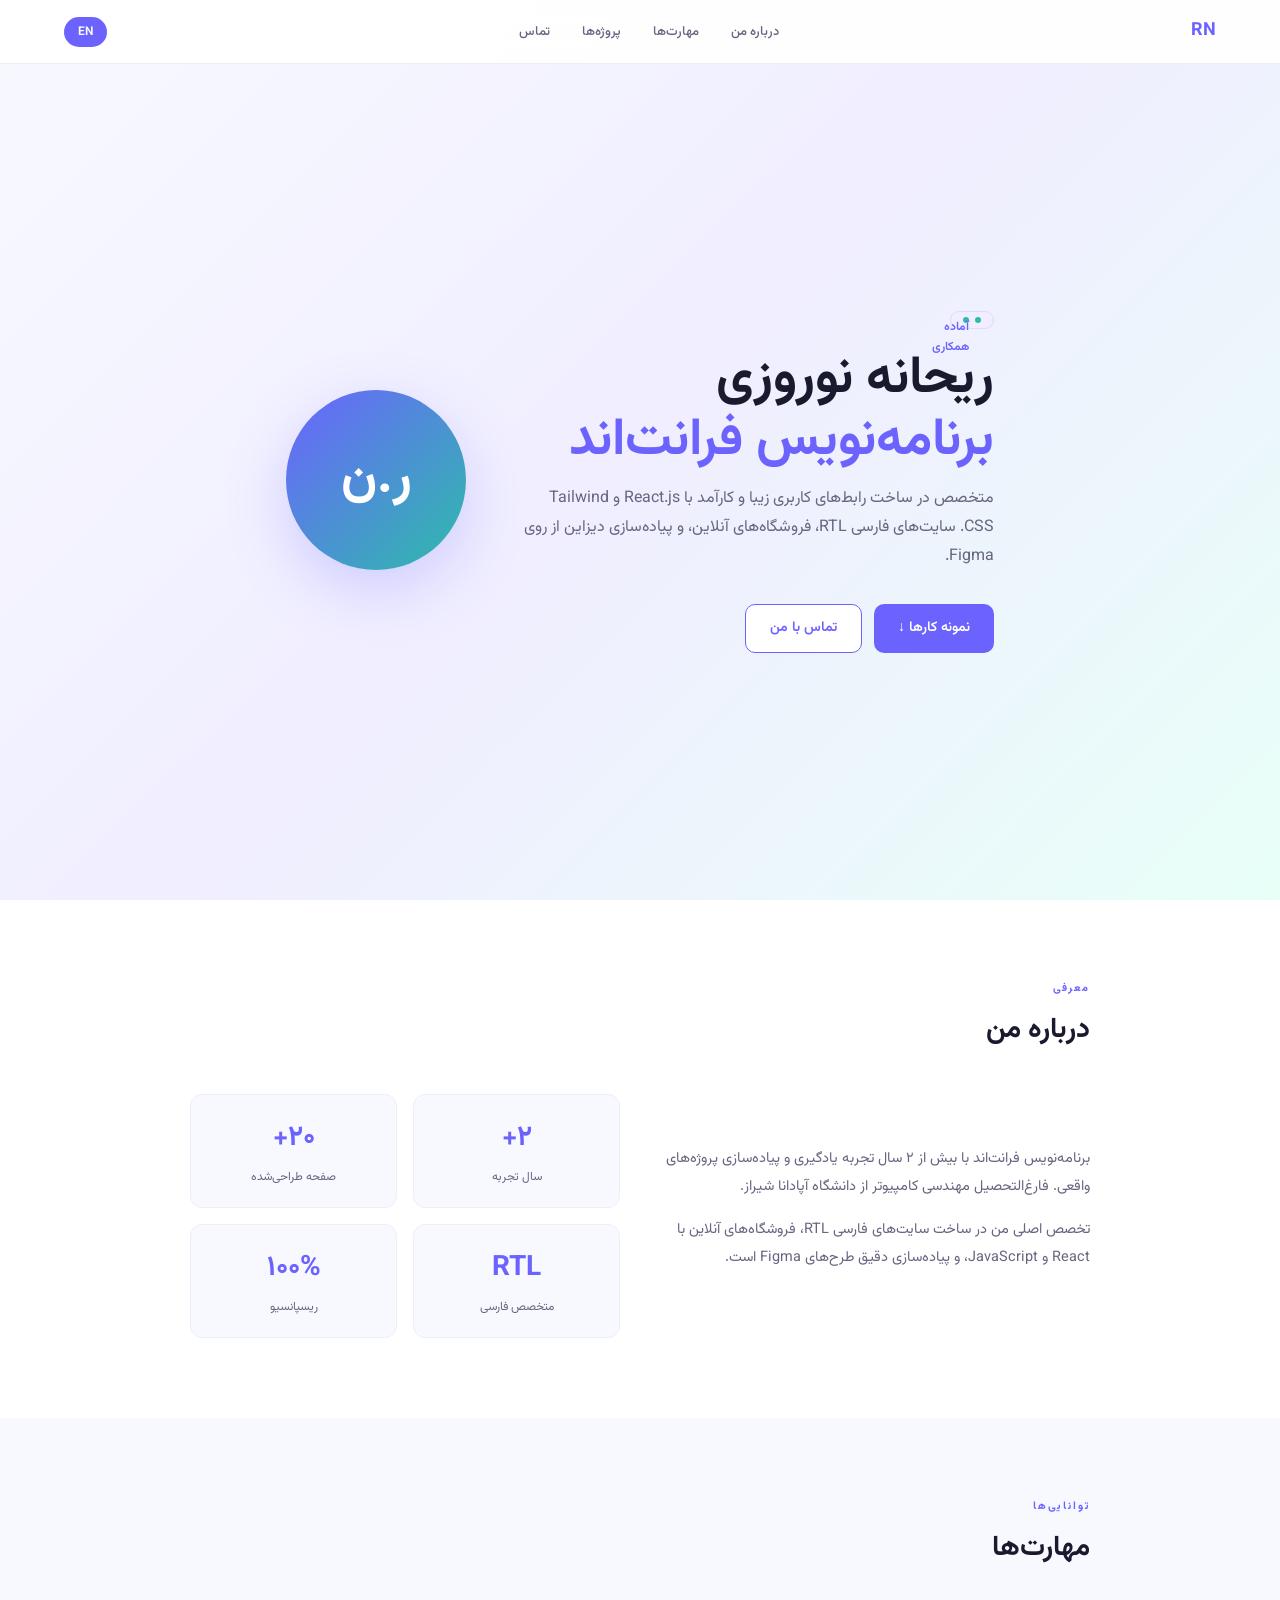
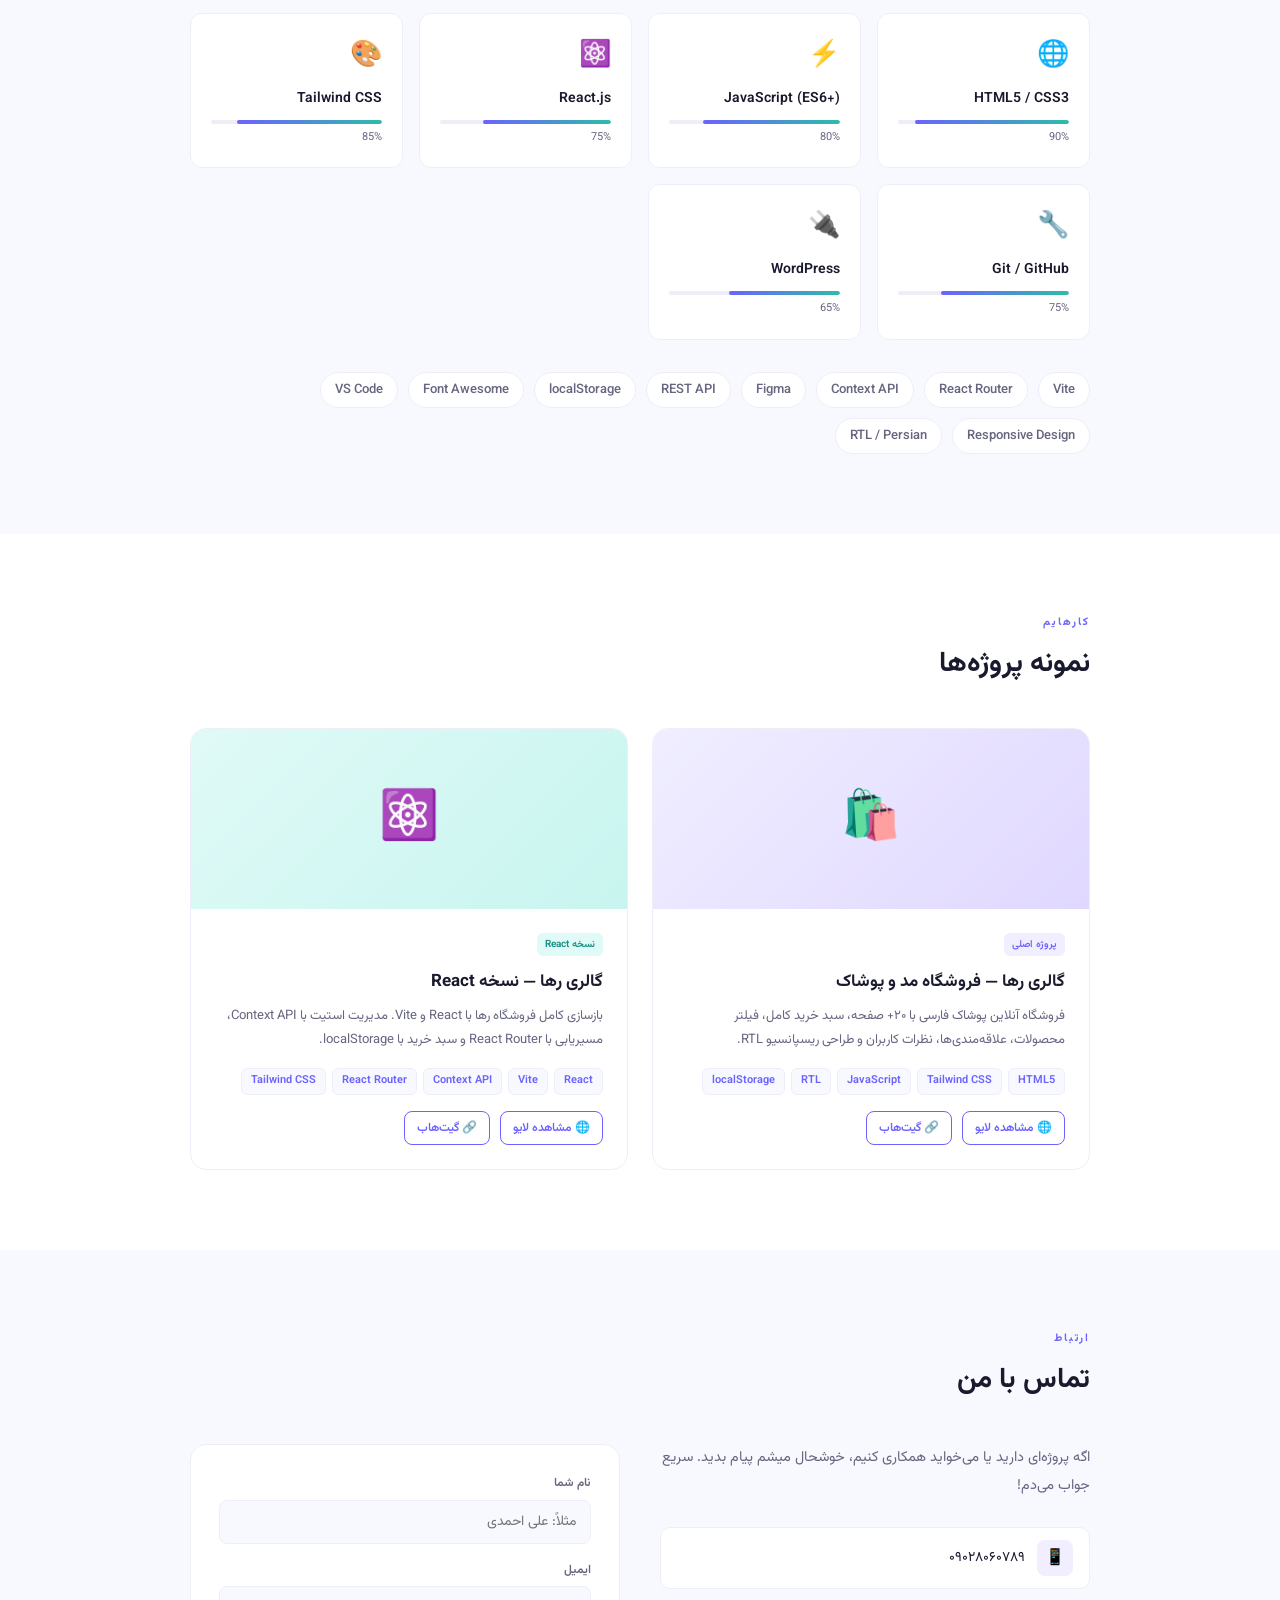
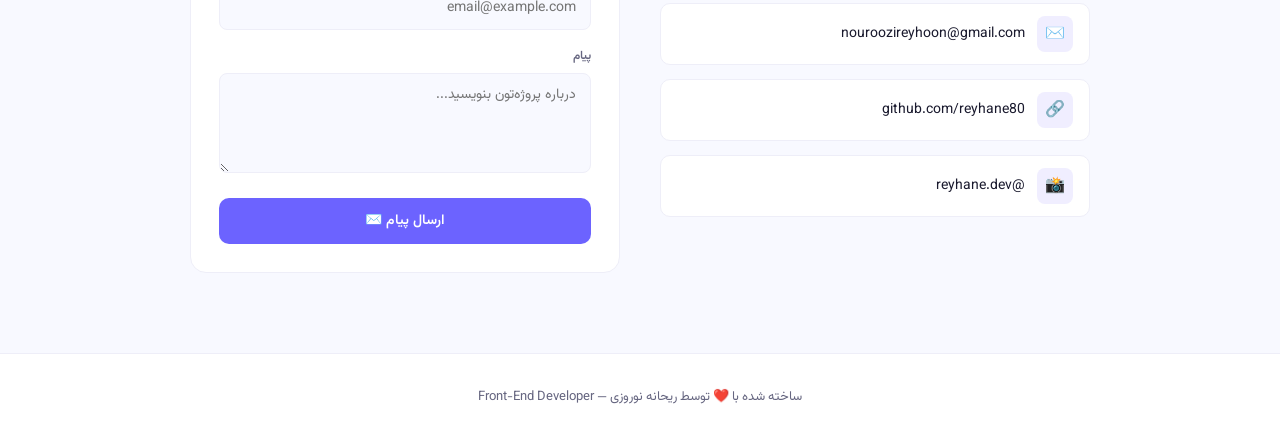
<file: index (1).html>
<!DOCTYPE html>
<html lang="fa" dir="rtl" id="html-root">
<head>
<meta charset="UTF-8">
<meta name="viewport" content="width=device-width, initial-scale=1.0">
<title>Reyhane Norouzi | Front-End Developer</title>
<link href="https://fonts.googleapis.com/css2?family=Vazirmatn:wght@300;400;500;600;700&family=Inter:wght@300;400;500;600;700&display=swap" rel="stylesheet">
<style>
  :root {
    --accent: #6c63ff;
    --accent-light: #f0eeff;
    --accent-dark: #4a42cc;
    --teal: #2dbcaa;
    --teal-light: #e0faf7;
    --text: #1a1a2e;
    --text-muted: #666680;
    --bg: #ffffff;
    --bg-alt: #f8f9ff;
    --border: #eeeef8;
    --radius: 12px;
    --transition: 0.25s ease;
  }

  * { margin: 0; padding: 0; box-sizing: border-box; }

  body {
    font-family: 'Vazirmatn', 'Tahoma', sans-serif;
    background: var(--bg);
    color: var(--text);
    direction: rtl;
    line-height: 1.7;
    font-size: 15px;
    overflow-x: hidden;
  }

  body.en {
    font-family: 'Inter', sans-serif;
    direction: ltr;
  }

  /* NAV */
  nav {
    position: fixed;
    top: 0; right: 0; left: 0;
    background: rgba(255,255,255,0.92);
    backdrop-filter: blur(12px);
    border-bottom: 1px solid var(--border);
    z-index: 100;
    padding: 0 5%;
    height: 64px;
    display: flex;
    align-items: center;
    justify-content: space-between;
  }

  .nav-logo {
    font-size: 18px;
    font-weight: 700;
    color: var(--accent);
    text-decoration: none;
  }

  .nav-links {
    display: flex;
    gap: 8px;
    align-items: center;
    list-style: none;
  }

  .nav-links a {
    font-size: 13px;
    font-weight: 500;
    color: var(--text-muted);
    text-decoration: none;
    padding: 6px 12px;
    border-radius: 8px;
    transition: var(--transition);
  }

  .nav-links a:hover { color: var(--accent); background: var(--accent-light); }

  .lang-btn {
    background: var(--accent);
    color: white;
    border: none;
    padding: 6px 14px;
    border-radius: 20px;
    font-size: 12px;
    font-weight: 600;
    cursor: pointer;
    transition: var(--transition);
    font-family: inherit;
  }

  .lang-btn:hover { background: var(--accent-dark); }

  /* SECTIONS */
  section { padding: 80px 5%; }
  section:first-of-type { padding-top: 140px; }

  .container { max-width: 900px; margin: 0 auto; }

  /* HERO */
  .hero {
    background: linear-gradient(135deg, #f8f9ff 0%, #f0eeff 50%, #e8fff8 100%);
    min-height: 100vh;
    display: flex;
    align-items: center;
    padding-top: 100px;
  }

  .hero-inner {
    max-width: 900px;
    margin: 0 auto;
    display: grid;
    grid-template-columns: 1fr auto;
    gap: 48px;
    align-items: center;
  }

  .hero-badge {
    display: inline-flex;
    align-items: center;
    gap: 6px;
    background: var(--accent-light);
    color: var(--accent);
    font-size: 12px;
    font-weight: 600;
    padding: 5px 12px;
    border-radius: 20px;
    margin-bottom: 20px;
    border: 1px solid rgba(108,99,255,0.15);
  }

  .hero-badge span { width: 6px; height: 6px; background: var(--teal); border-radius: 50%; display: inline-block; }

  .hero h1 {
    font-size: clamp(32px, 5vw, 52px);
    font-weight: 700;
    line-height: 1.2;
    margin-bottom: 12px;
    color: var(--text);
  }

  .hero h1 em {
    font-style: normal;
    color: var(--accent);
  }

  .hero-sub {
    font-size: 16px;
    color: var(--text-muted);
    margin-bottom: 32px;
    max-width: 480px;
    line-height: 1.8;
  }

  .hero-btns { display: flex; gap: 12px; flex-wrap: wrap; }

  .btn-primary {
    background: var(--accent);
    color: white;
    padding: 12px 24px;
    border-radius: 10px;
    text-decoration: none;
    font-size: 14px;
    font-weight: 600;
    transition: var(--transition);
    display: inline-flex;
    align-items: center;
    gap: 6px;
  }

  .btn-primary:hover { background: var(--accent-dark); transform: translateY(-1px); }

  .btn-secondary {
    background: white;
    color: var(--accent);
    padding: 12px 24px;
    border-radius: 10px;
    text-decoration: none;
    font-size: 14px;
    font-weight: 600;
    border: 1.5px solid var(--accent);
    transition: var(--transition);
    display: inline-flex;
    align-items: center;
    gap: 6px;
  }

  .btn-secondary:hover { background: var(--accent-light); }

  .hero-avatar {
    width: 180px;
    height: 180px;
    border-radius: 50%;
    background: linear-gradient(135deg, var(--accent), var(--teal));
    display: flex;
    align-items: center;
    justify-content: center;
    font-size: 52px;
    font-weight: 700;
    color: white;
    flex-shrink: 0;
    box-shadow: 0 20px 60px rgba(108,99,255,0.25);
  }

  /* SECTION TITLE */
  .sec-label {
    font-size: 11px;
    font-weight: 700;
    color: var(--accent);
    letter-spacing: 2px;
    text-transform: uppercase;
    margin-bottom: 8px;
  }

  .sec-title {
    font-size: 28px;
    font-weight: 700;
    color: var(--text);
    margin-bottom: 40px;
  }

  /* ABOUT */
  .about-grid {
    display: grid;
    grid-template-columns: 1fr 1fr;
    gap: 40px;
    align-items: center;
  }

  .about-text p {
    color: var(--text-muted);
    line-height: 1.9;
    margin-bottom: 16px;
    font-size: 14.5px;
  }

  .about-stats {
    display: grid;
    grid-template-columns: 1fr 1fr;
    gap: 16px;
  }

  .stat-card {
    background: var(--bg-alt);
    border-radius: var(--radius);
    padding: 20px;
    text-align: center;
    border: 1px solid var(--border);
  }

  .stat-num {
    font-size: 28px;
    font-weight: 700;
    color: var(--accent);
    display: block;
  }

  .stat-label {
    font-size: 12px;
    color: var(--text-muted);
    margin-top: 4px;
  }

  /* SKILLS */
  .skills-section { background: var(--bg-alt); }

  .skills-grid {
    display: grid;
    grid-template-columns: repeat(auto-fit, minmax(200px, 1fr));
    gap: 16px;
  }

  .skill-card {
    background: white;
    border-radius: var(--radius);
    padding: 20px;
    border: 1px solid var(--border);
    transition: var(--transition);
  }

  .skill-card:hover { border-color: var(--accent); transform: translateY(-2px); box-shadow: 0 8px 24px rgba(108,99,255,0.1); }

  .skill-icon {
    font-size: 26px;
    margin-bottom: 10px;
    display: block;
  }

  .skill-name {
    font-size: 14px;
    font-weight: 600;
    color: var(--text);
    margin-bottom: 8px;
  }

  .skill-bar-wrap { height: 4px; background: var(--border); border-radius: 2px; overflow: hidden; }
  .skill-bar-fill { height: 100%; background: linear-gradient(90deg, var(--accent), var(--teal)); border-radius: 2px; }

  .skill-pct { font-size: 11px; color: var(--text-muted); margin-top: 5px; }

  /* TOOLS */
  .tools-wrap { display: flex; flex-wrap: wrap; gap: 10px; margin-top: 32px; }

  .tool-tag {
    background: white;
    border: 1px solid var(--border);
    color: var(--text-muted);
    font-size: 13px;
    padding: 6px 14px;
    border-radius: 20px;
    transition: var(--transition);
    font-weight: 500;
  }

  .tool-tag:hover { border-color: var(--accent); color: var(--accent); background: var(--accent-light); }

  /* PROJECTS */
  .projects-grid {
    display: grid;
    grid-template-columns: repeat(auto-fit, minmax(380px, 1fr));
    gap: 24px;
  }

  .project-card {
    background: white;
    border-radius: 16px;
    border: 1px solid var(--border);
    overflow: hidden;
    transition: var(--transition);
  }

  .project-card:hover { box-shadow: 0 12px 40px rgba(108,99,255,0.12); transform: translateY(-3px); }

  .project-thumb {
    height: 180px;
    display: flex;
    align-items: center;
    justify-content: center;
    font-size: 48px;
    position: relative;
    overflow: hidden;
  }

  .project-thumb.purple { background: linear-gradient(135deg, #f0eeff, #e0d8ff); }
  .project-thumb.teal { background: linear-gradient(135deg, #e0faf7, #c8f5ef); }

  .project-body { padding: 24px; }

  .project-badges { display: flex; gap: 6px; margin-bottom: 12px; flex-wrap: wrap; }

  .pbadge {
    font-size: 10px;
    font-weight: 600;
    padding: 3px 8px;
    border-radius: 6px;
  }

  .pbadge-main { background: var(--accent-light); color: var(--accent); }
  .pbadge-wip { background: var(--teal-light); color: #1a9084; }

  .project-title {
    font-size: 17px;
    font-weight: 700;
    color: var(--text);
    margin-bottom: 8px;
  }

  .project-desc {
    font-size: 13px;
    color: var(--text-muted);
    line-height: 1.8;
    margin-bottom: 16px;
  }

  .project-techs { display: flex; flex-wrap: wrap; gap: 6px; margin-bottom: 16px; }

  .ptech {
    font-size: 11px;
    background: var(--bg-alt);
    color: var(--accent);
    padding: 3px 9px;
    border-radius: 6px;
    font-weight: 600;
    border: 1px solid var(--border);
  }

  .project-links { display: flex; gap: 10px; }

  .plink {
    font-size: 12px;
    font-weight: 600;
    color: var(--accent);
    text-decoration: none;
    display: flex;
    align-items: center;
    gap: 4px;
    padding: 6px 12px;
    border-radius: 8px;
    border: 1px solid var(--accent);
    transition: var(--transition);
  }

  .plink:hover { background: var(--accent); color: white; }

  /* CONTACT */
  .contact-section { background: var(--bg-alt); }

  .contact-grid {
    display: grid;
    grid-template-columns: 1fr 1fr;
    gap: 40px;
    align-items: start;
  }

  .contact-info p {
    color: var(--text-muted);
    font-size: 14.5px;
    line-height: 1.9;
    margin-bottom: 28px;
  }

  .contact-items { display: flex; flex-direction: column; gap: 14px; }

  .contact-item {
    display: flex;
    align-items: center;
    gap: 12px;
    font-size: 14px;
    color: var(--text);
    text-decoration: none;
    padding: 12px 16px;
    background: white;
    border-radius: 10px;
    border: 1px solid var(--border);
    transition: var(--transition);
  }

  .contact-item:hover { border-color: var(--accent); color: var(--accent); }

  .contact-icon {
    width: 36px;
    height: 36px;
    border-radius: 8px;
    background: var(--accent-light);
    display: flex;
    align-items: center;
    justify-content: center;
    font-size: 16px;
    flex-shrink: 0;
  }

  .contact-form {
    background: white;
    border-radius: 16px;
    padding: 28px;
    border: 1px solid var(--border);
  }

  .form-group { margin-bottom: 16px; }

  .form-group label {
    display: block;
    font-size: 12px;
    font-weight: 600;
    color: var(--text-muted);
    margin-bottom: 6px;
  }

  .form-group input,
  .form-group textarea {
    width: 100%;
    padding: 10px 14px;
    border: 1px solid var(--border);
    border-radius: 8px;
    font-size: 14px;
    font-family: inherit;
    color: var(--text);
    background: var(--bg-alt);
    transition: var(--transition);
    outline: none;
    resize: vertical;
  }

  .form-group input:focus,
  .form-group textarea:focus {
    border-color: var(--accent);
    background: white;
  }

  .form-group textarea { min-height: 100px; }

  .form-submit {
    width: 100%;
    background: var(--accent);
    color: white;
    border: none;
    padding: 12px;
    border-radius: 10px;
    font-size: 14px;
    font-weight: 600;
    cursor: pointer;
    font-family: inherit;
    transition: var(--transition);
  }

  .form-submit:hover { background: var(--accent-dark); }

  /* FOOTER */
  footer {
    text-align: center;
    padding: 32px 5%;
    border-top: 1px solid var(--border);
    font-size: 13px;
    color: var(--text-muted);
  }

  /* SCROLL REVEAL */
  .reveal { opacity: 0; transform: translateY(20px); transition: opacity 0.5s ease, transform 0.5s ease; }
  .reveal.visible { opacity: 1; transform: none; }

  /* RESPONSIVE */
  @media (max-width: 700px) {
    .hero-inner { grid-template-columns: 1fr; text-align: center; }
    .hero-avatar { width: 120px; height: 120px; font-size: 34px; margin: 0 auto; order: -1; }
    .hero-btns { justify-content: center; }
    .about-grid, .contact-grid { grid-template-columns: 1fr; }
    .projects-grid { grid-template-columns: 1fr; }
    .nav-links { display: none; }
  }
</style>
</head>
<body id="body-root">

<!-- NAV -->
<nav>
  <a class="nav-logo" href="#">RN</a>
  <ul class="nav-links">
    <li><a href="#about" class="t" data-fa="درباره من" data-en="About">درباره من</a></li>
    <li><a href="#skills" class="t" data-fa="مهارت‌ها" data-en="Skills">مهارت‌ها</a></li>
    <li><a href="#projects" class="t" data-fa="پروژه‌ها" data-en="Projects">پروژه‌ها</a></li>
    <li><a href="#contact" class="t" data-fa="تماس" data-en="Contact">تماس</a></li>
  </ul>
  <button class="lang-btn" id="langToggle" onclick="toggleLang()">EN</button>
</nav>

<!-- HERO -->
<section class="hero" id="home">
  <div class="container">
    <div class="hero-inner">
      <div>
        <div class="hero-badge"><span></span> <span class="t" data-fa="آماده همکاری" data-en="Available for work">آماده همکاری</span></div>
        <h1><span class="t" data-fa="ریحانه نوروزی" data-en="Reyhane Norouzi">ریحانه نوروزی</span><br><em class="t" data-fa="برنامه‌نویس فرانت‌اند" data-en="Front-End Developer">برنامه‌نویس فرانت‌اند</em></h1>
        <p class="hero-sub t"
          data-fa="متخصص در ساخت رابط‌های کاربری زیبا و کارآمد با React.js و Tailwind CSS. سایت‌های فارسی RTL، فروشگاه‌های آنلاین، و پیاده‌سازی دیزاین از روی Figma."
          data-en="Specializing in beautiful, functional UIs with React.js and Tailwind CSS. Persian RTL sites, e-commerce, and pixel-perfect Figma implementations.">
          متخصص در ساخت رابط‌های کاربری زیبا و کارآمد با React.js و Tailwind CSS. سایت‌های فارسی RTL، فروشگاه‌های آنلاین، و پیاده‌سازی دیزاین از روی Figma.
        </p>
        <div class="hero-btns">
          <a href="#projects" class="btn-primary t" data-fa="نمونه کارها ↓" data-en="View Projects ↓">نمونه کارها ↓</a>
          <a href="#contact" class="btn-secondary t" data-fa="تماس با من" data-en="Contact Me">تماس با من</a>
        </div>
      </div>
      <div class="hero-avatar">ر.ن</div>
    </div>
  </div>
</section>

<!-- ABOUT -->
<section id="about">
  <div class="container">
    <div class="sec-label t" data-fa="معرفی" data-en="About">معرفی</div>
    <div class="sec-title t" data-fa="درباره من" data-en="About Me">درباره من</div>
    <div class="about-grid reveal">
      <div class="about-text">
        <p class="t"
          data-fa="برنامه‌نویس فرانت‌اند با بیش از ۲ سال تجربه یادگیری و پیاده‌سازی پروژه‌های واقعی. فارغ‌التحصیل مهندسی کامپیوتر از دانشگاه آپادانا شیراز."
          data-en="Front-end developer with 2+ years of hands-on experience building real projects. Computer Engineering graduate from Apadana University, Shiraz.">
          برنامه‌نویس فرانت‌اند با بیش از ۲ سال تجربه یادگیری و پیاده‌سازی پروژه‌های واقعی. فارغ‌التحصیل مهندسی کامپیوتر از دانشگاه آپادانا شیراز.
        </p>
        <p class="t"
          data-fa="تخصص اصلی من در ساخت سایت‌های فارسی RTL، فروشگاه‌های آنلاین با React و JavaScript، و پیاده‌سازی دقیق طرح‌های Figma است."
          data-en="My core focus is building Persian RTL sites, React-powered e-commerce stores, and pixel-perfect Figma implementations.">
          تخصص اصلی من در ساخت سایت‌های فارسی RTL، فروشگاه‌های آنلاین با React و JavaScript، و پیاده‌سازی دقیق طرح‌های Figma است.
        </p>
      </div>
      <div class="about-stats">
        <div class="stat-card">
          <span class="stat-num">۲+</span>
          <div class="stat-label t" data-fa="سال تجربه" data-en="Years Experience">سال تجربه</div>
        </div>
        <div class="stat-card">
          <span class="stat-num">۲۰+</span>
          <div class="stat-label t" data-fa="صفحه طراحی‌شده" data-en="Pages Designed">صفحه طراحی‌شده</div>
        </div>
        <div class="stat-card">
          <span class="stat-num">RTL</span>
          <div class="stat-label t" data-fa="متخصص فارسی" data-en="Persian Expert">متخصص فارسی</div>
        </div>
        <div class="stat-card">
          <span class="stat-num">۱۰۰%</span>
          <div class="stat-label t" data-fa="ریسپانسیو" data-en="Responsive">ریسپانسیو</div>
        </div>
      </div>
    </div>
  </div>
</section>

<!-- SKILLS -->
<section id="skills" class="skills-section">
  <div class="container">
    <div class="sec-label t" data-fa="توانایی‌ها" data-en="Expertise">توانایی‌ها</div>
    <div class="sec-title t" data-fa="مهارت‌ها" data-en="Skills">مهارت‌ها</div>
    <div class="skills-grid reveal">
      <div class="skill-card">
        <span class="skill-icon">🌐</span>
        <div class="skill-name">HTML5 / CSS3</div>
        <div class="skill-bar-wrap"><div class="skill-bar-fill" style="width:90%"></div></div>
        <div class="skill-pct">90%</div>
      </div>
      <div class="skill-card">
        <span class="skill-icon">⚡</span>
        <div class="skill-name">JavaScript (ES6+)</div>
        <div class="skill-bar-wrap"><div class="skill-bar-fill" style="width:80%"></div></div>
        <div class="skill-pct">80%</div>
      </div>
      <div class="skill-card">
        <span class="skill-icon">⚛️</span>
        <div class="skill-name">React.js</div>
        <div class="skill-bar-wrap"><div class="skill-bar-fill" style="width:75%"></div></div>
        <div class="skill-pct">75%</div>
      </div>
      <div class="skill-card">
        <span class="skill-icon">🎨</span>
        <div class="skill-name">Tailwind CSS</div>
        <div class="skill-bar-wrap"><div class="skill-bar-fill" style="width:85%"></div></div>
        <div class="skill-pct">85%</div>
      </div>
      <div class="skill-card">
        <span class="skill-icon">🔧</span>
        <div class="skill-name">Git / GitHub</div>
        <div class="skill-bar-wrap"><div class="skill-bar-fill" style="width:75%"></div></div>
        <div class="skill-pct">75%</div>
      </div>
      <div class="skill-card">
        <span class="skill-icon">🔌</span>
        <div class="skill-name">WordPress</div>
        <div class="skill-bar-wrap"><div class="skill-bar-fill" style="width:65%"></div></div>
        <div class="skill-pct">65%</div>
      </div>
    </div>
    <div class="tools-wrap reveal">
      <span class="tool-tag">Vite</span>
      <span class="tool-tag">React Router</span>
      <span class="tool-tag">Context API</span>
      <span class="tool-tag">Figma</span>
      <span class="tool-tag">REST API</span>
      <span class="tool-tag">localStorage</span>
      <span class="tool-tag">Font Awesome</span>
      <span class="tool-tag">VS Code</span>
      <span class="tool-tag">Responsive Design</span>
      <span class="tool-tag">RTL / Persian</span>
    </div>
  </div>
</section>

<!-- PROJECTS -->
<section id="projects">
  <div class="container">
    <div class="sec-label t" data-fa="کارهایم" data-en="My Work">کارهایم</div>
    <div class="sec-title t" data-fa="نمونه پروژه‌ها" data-en="Projects">نمونه پروژه‌ها</div>
        <div class="projects-grid">

      <!-- Raha Gallery HTML -->
      <div class="project-card reveal">
        <div class="project-thumb purple">🛍️</div>
        <div class="project-body">
          <div class="project-badges">
            <span class="pbadge pbadge-main t" data-fa="پروژه اصلی" data-en="Main Project">پروژه اصلی</span>
          </div>
          <div class="project-title t" data-fa="گالری رها — فروشگاه مد و پوشاک" data-en="Raha Gallery — Fashion Store">گالری رها — فروشگاه مد و پوشاک</div>
          <p class="project-desc t"
            data-fa="فروشگاه آنلاین پوشاک فارسی با ۲۰+ صفحه، سبد خرید کامل، فیلتر محصولات، علاقه‌مندی‌ها، نظرات کاربران و طراحی ریسپانسیو RTL."
            data-en="A 20-page Persian fashion e-commerce site with full cart, product filters, wishlist, user reviews, and complete RTL responsive design.">
            فروشگاه آنلاین پوشاک فارسی با ۲۰+ صفحه، سبد خرید کامل، فیلتر محصولات، علاقه‌مندی‌ها، نظرات کاربران و طراحی ریسپانسیو RTL.
          </p>
          <div class="project-techs">
            <span class="ptech">HTML5</span>
            <span class="ptech">Tailwind CSS</span>
            <span class="ptech">JavaScript</span>
            <span class="ptech">RTL</span>
            <span class="ptech">localStorage</span>
          </div>
          <div class="project-links">
            <a href="https://reyhane80.github.io/raha-gallery/raha-final/" target="_blank" class="plink t" data-fa="🌐 مشاهده لایو" data-en="🌐 Live Demo">🌐 مشاهده لایو</a>
            <a href="https://github.com/reyhane80/raha-gallery" target="_blank" class="plink t" data-fa="🔗 گیت‌هاب" data-en="🔗 GitHub">🔗 گیت‌هاب</a>
          </div>
        </div>
      </div>

      <!-- Raha Gallery React -->
      <div class="project-card reveal">
        <div class="project-thumb teal">⚛️</div>
        <div class="project-body">
          <div class="project-badges">
            <span class="pbadge pbadge-wip t" data-fa="نسخه React" data-en="React Version">نسخه React</span>
          </div>
          <div class="project-title t" data-fa="گالری رها — نسخه React" data-en="Raha Gallery — React Version">گالری رها — نسخه React</div>
          <p class="project-desc t"
            data-fa="بازسازی کامل فروشگاه رها با React و Vite. مدیریت استیت با Context API، مسیریابی با React Router و سبد خرید با localStorage."
            data-en="Full rebuild of Raha Gallery using React and Vite. State management with Context API, routing with React Router, and cart persistence via localStorage.">
            بازسازی کامل فروشگاه رها با React و Vite. مدیریت استیت با Context API، مسیریابی با React Router و سبد خرید با localStorage.
          </p>
          <div class="project-techs">
            <span class="ptech">React</span>
            <span class="ptech">Vite</span>
            <span class="ptech">Context API</span>
            <span class="ptech">React Router</span>
            <span class="ptech">Tailwind CSS</span>
          </div>
          <div class="project-links">
            <a href="https://raha-react-chi.vercel.app" target="_blank" class="plink t" data-fa="🌐 مشاهده لایو" data-en="🌐 Live Demo">🌐 مشاهده لایو</a>
            <a href="https://github.com/reyhane80/raha-react" target="_blank" class="plink t" data-fa="🔗 گیت‌هاب" data-en="🔗 GitHub">🔗 گیت‌هاب</a>
          </div>
        </div>
      </div>

    </div>
  </div>
</section>


<!-- CONTACT -->
<section id="contact" class="contact-section">
  <div class="container">
    <div class="sec-label t" data-fa="ارتباط" data-en="Get in Touch">ارتباط</div>
    <div class="sec-title t" data-fa="تماس با من" data-en="Contact Me">تماس با من</div>
    <div class="contact-grid reveal">
      <div class="contact-info">
        <p class="t"
          data-fa="اگه پروژه‌ای دارید یا می‌خواید همکاری کنیم، خوشحال میشم پیام بدید. سریع جواب می‌دم!"
          data-en="Have a project in mind or want to collaborate? I'd love to hear from you. I respond quickly!">
          اگه پروژه‌ای دارید یا می‌خواید همکاری کنیم، خوشحال میشم پیام بدید. سریع جواب می‌دم!
        </p>
        <div class="contact-items">
          <a href="tel:+989028060789" class="contact-item">
            <div class="contact-icon">📱</div>
            <span>۰۹۰۲۸۰۶۰۷۸۹</span>
          </a>
          <a href="mailto:nouroozireyhoon@gmail.com" class="contact-item">
            <div class="contact-icon">✉️</div>
            <span>nouroozireyhoon@gmail.com</span>
          </a>
          <a href="https://github.com/reyhane80" target="_blank" class="contact-item">
            <div class="contact-icon">🔗</div>
            <span>github.com/reyhane80</span>
          </a>
          <a href="https://www.instagram.com/reyhane.dev" target="_blank" class="contact-item">
            <div class="contact-icon">📸</div>
            <span>@reyhane.dev</span>
          </a>
        </div>
      </div>
      <div class="contact-form">
        <div class="form-group">
          <label class="t" data-fa="نام شما" data-en="Your Name">نام شما</label>
          <input type="text" class="t" data-fa-placeholder="مثلاً: علی احمدی" data-en-placeholder="e.g. John Doe" placeholder="مثلاً: علی احمدی">
        </div>
        <div class="form-group">
          <label class="t" data-fa="ایمیل" data-en="Email">ایمیل</label>
          <input type="email" placeholder="email@example.com">
        </div>
        <div class="form-group">
          <label class="t" data-fa="پیام" data-en="Message">پیام</label>
          <textarea class="t" data-fa-placeholder="درباره پروژه‌تون بنویسید..." data-en-placeholder="Tell me about your project..." placeholder="درباره پروژه‌تون بنویسید..."></textarea>
        </div>
        <button class="form-submit t" data-fa="ارسال پیام ✉️" data-en="Send Message ✉️">ارسال پیام ✉️</button>
      </div>
    </div>
  </div>
</section>

<!-- FOOTER -->
<footer>
  <p class="t"
    data-fa="ساخته شده با ❤️ توسط ریحانه نوروزی — Front-End Developer"
    data-en="Made with ❤️ by Reyhane Norouzi — Front-End Developer">
    ساخته شده با ❤️ توسط ریحانه نوروزی — Front-End Developer
  </p>
</footer>

<script>
  let isEn = false;

  function toggleLang() {
    isEn = !isEn;
    const root = document.getElementById('html-root');
    const body = document.getElementById('body-root');
    const btn = document.getElementById('langToggle');

    root.setAttribute('lang', isEn ? 'en' : 'fa');
    root.setAttribute('dir', isEn ? 'ltr' : 'rtl');
    body.className = isEn ? 'en' : '';
    btn.textContent = isEn ? 'فا' : 'EN';

    document.querySelectorAll('.t').forEach(el => {
      const key = isEn ? 'en' : 'fa';
      if (el.dataset[key]) el.textContent = el.dataset[key];
      const ph = el.dataset[key + 'Placeholder'];
      if (ph) el.placeholder = ph;
    });

    const avatar = document.querySelector('.hero-avatar');
    avatar.textContent = isEn ? 'RN' : 'ر.ن';
  }

  const observer = new IntersectionObserver(entries => {
    entries.forEach(e => { if (e.isIntersecting) e.target.classList.add('visible'); });
  }, { threshold: 0.1 });

  document.querySelectorAll('.reveal').forEach(el => observer.observe(el));

  document.querySelectorAll('a[href^="#"]').forEach(a => {
    a.addEventListener('click', e => {
      e.preventDefault();
      const target = document.querySelector(a.getAttribute('href'));
      if (target) target.scrollIntoView({ behavior: 'smooth', block: 'start' });
    });
  });
</script>
</body>
</html>
</file>
<file: admin-panel/assets/index-B-9kzT_x.css>
@font-face{font-family:Vazirmatn Variable;font-style:normal;font-display:swap;font-weight:100 900;src:url(./vazirmatn-arabic-wght-normal-Cafbb7Zc.woff2)format("woff2-variations");unicode-range:U+6??,U+750-77F,U+870-88E,U+890-891,U+897-8E1,U+8E3-8FF,U+200C-200E,U+2010-2011,U+204F,U+2E41,U+FB50-FDFF,U+FE70-FE74,U+FE76-FEFC,U+102E0-102FB,U+10E60-10E7E,U+10EC2-10EC4,U+10EFC-10EFF,U+1EE00-1EE03,U+1EE05-1EE1F,U+1EE21-1EE22,U+1EE24,U+1EE27,U+1EE29-1EE32,U+1EE34-1EE37,U+1EE39,U+1EE3B,U+1EE42,U+1EE47,U+1EE49,U+1EE4B,U+1EE4D-1EE4F,U+1EE51-1EE52,U+1EE54,U+1EE57,U+1EE59,U+1EE5B,U+1EE5D,U+1EE5F,U+1EE61-1EE62,U+1EE64,U+1EE67-1EE6A,U+1EE6C-1EE72,U+1EE74-1EE77,U+1EE79-1EE7C,U+1EE7E,U+1EE80-1EE89,U+1EE8B-1EE9B,U+1EEA1-1EEA3,U+1EEA5-1EEA9,U+1EEAB-1EEBB,U+1EEF0-1EEF1}@font-face{font-family:Vazirmatn Variable;font-style:normal;font-display:swap;font-weight:100 900;src:url(./vazirmatn-latin-ext-wght-normal-tDTa1Fj6.woff2)format("woff2-variations");unicode-range:U+100-2BA,U+2BD-2C5,U+2C7-2CC,U+2CE-2D7,U+2DD-2FF,U+304,U+308,U+329,U+1D00-1DBF,U+1E00-1E9F,U+1EF2-1EFF,U+2020,U+20A0-20AB,U+20AD-20C0,U+2113,U+2C60-2C7F,U+A720-A7FF}@font-face{font-family:Vazirmatn Variable;font-style:normal;font-display:swap;font-weight:100 900;src:url(./vazirmatn-latin-wght-normal-BFexNX-K.woff2)format("woff2-variations");unicode-range:U+??,U+131,U+152-153,U+2BB-2BC,U+2C6,U+2DA,U+2DC,U+304,U+308,U+329,U+2000-206F,U+20AC,U+2122,U+2191,U+2193,U+2212,U+2215,U+FEFF,U+FFFD}@layer properties{@supports (((-webkit-hyphens:none)) and (not (margin-trim:inline))) or ((-moz-orient:inline) and (not (color:rgb(from red r g b)))){*,:before,:after,::backdrop{--tw-shadow:0 0 #0000;--tw-shadow-color:initial;--tw-shadow-alpha:100%;--tw-inset-shadow:0 0 #0000;--tw-inset-shadow-color:initial;--tw-inset-shadow-alpha:100%;--tw-ring-color:initial;--tw-ring-shadow:0 0 #0000;--tw-inset-ring-color:initial;--tw-inset-ring-shadow:0 0 #0000;--tw-ring-inset:initial;--tw-ring-offset-width:0px;--tw-ring-offset-color:#fff;--tw-ring-offset-shadow:0 0 #0000;--tw-border-style:solid;--tw-font-weight:initial;--tw-translate-x:0;--tw-translate-y:0;--tw-translate-z:0;--tw-scale-x:1;--tw-scale-y:1;--tw-scale-z:1;--tw-pan-x:initial;--tw-pan-y:initial;--tw-pinch-zoom:initial;--tw-space-y-reverse:0;--tw-divide-y-reverse:0;--tw-gradient-position:initial;--tw-gradient-from:#0000;--tw-gradient-via:#0000;--tw-gradient-to:#0000;--tw-gradient-stops:initial;--tw-gradient-via-stops:initial;--tw-gradient-from-position:0%;--tw-gradient-via-position:50%;--tw-gradient-to-position:100%;--tw-leading:initial;--tw-backdrop-blur:initial;--tw-backdrop-brightness:initial;--tw-backdrop-contrast:initial;--tw-backdrop-grayscale:initial;--tw-backdrop-hue-rotate:initial;--tw-backdrop-invert:initial;--tw-backdrop-opacity:initial;--tw-backdrop-saturate:initial;--tw-backdrop-sepia:initial;--tw-duration:initial}}}@layer theme{:root,:host{--font-sans:"Vazirmatn Variable", ui-sans-serif, system-ui, sans-serif;--font-mono:ui-monospace, SFMono-Regular, Menlo, Monaco, Consolas, "Liberation Mono", "Courier New", monospace;--color-amber-50:oklch(98.7% .022 95.277);--color-amber-100:oklch(96.2% .059 95.617);--color-amber-300:oklch(87.9% .169 91.605);--color-amber-400:oklch(82.8% .189 84.429);--color-amber-500:oklch(76.9% .188 70.08);--color-amber-600:oklch(66.6% .179 58.318);--color-amber-800:oklch(47.3% .137 46.201);--color-emerald-50:oklch(97.9% .021 166.113);--color-emerald-100:oklch(95% .052 163.051);--color-emerald-300:oklch(84.5% .143 164.978);--color-emerald-400:oklch(76.5% .177 163.223);--color-emerald-500:oklch(69.6% .17 162.48);--color-emerald-600:oklch(59.6% .145 163.225);--color-emerald-700:oklch(50.8% .118 165.612);--color-sky-50:oklch(97.7% .013 236.62);--color-sky-100:oklch(95.1% .026 236.824);--color-sky-300:oklch(82.8% .111 230.318);--color-sky-400:oklch(74.6% .16 232.661);--color-sky-500:oklch(68.5% .169 237.323);--color-sky-600:oklch(58.8% .158 241.966);--color-sky-700:oklch(50% .134 242.749);--color-violet-50:oklch(96.9% .016 293.756);--color-violet-300:oklch(81.1% .111 293.571);--color-violet-400:oklch(70.2% .183 293.541);--color-violet-500:oklch(60.6% .25 292.717);--color-violet-600:oklch(54.1% .281 293.009);--color-violet-700:oklch(49.1% .27 292.581);--color-rose-50:oklch(96.9% .015 12.422);--color-rose-100:oklch(94.1% .03 12.58);--color-rose-300:oklch(81% .117 11.638);--color-rose-400:oklch(71.2% .194 13.428);--color-rose-500:oklch(64.5% .246 16.439);--color-rose-600:oklch(58.6% .253 17.585);--color-rose-700:oklch(51.4% .222 16.935);--color-slate-50:oklch(98.4% .003 247.858);--color-slate-100:oklch(96.8% .007 247.896);--color-slate-200:oklch(92.9% .013 255.508);--color-slate-300:oklch(86.9% .022 252.894);--color-slate-400:oklch(70.4% .04 256.788);--color-slate-500:oklch(55.4% .046 257.417);--color-slate-600:oklch(44.6% .043 257.281);--color-slate-700:oklch(37.2% .044 257.287);--color-slate-800:oklch(27.9% .041 260.031);--color-slate-900:oklch(20.8% .042 265.755);--color-slate-950:oklch(12.9% .042 264.695);--color-white:#fff;--spacing:.25rem;--container-sm:24rem;--container-md:28rem;--container-3xl:48rem;--container-7xl:80rem;--text-xs:.75rem;--text-xs--line-height:calc(1 / .75);--text-sm:.875rem;--text-sm--line-height:calc(1.25 / .875);--text-lg:1.125rem;--text-lg--line-height:calc(1.75 / 1.125);--text-xl:1.25rem;--text-xl--line-height:calc(1.75 / 1.25);--text-2xl:1.5rem;--text-2xl--line-height:calc(2 / 1.5);--text-6xl:3.75rem;--text-6xl--line-height:1;--font-weight-medium:500;--font-weight-semibold:600;--font-weight-bold:700;--font-weight-black:900;--leading-tight:1.25;--radius-md:.375rem;--radius-lg:.5rem;--radius-xl:.75rem;--radius-2xl:1rem;--animate-spin:spin 1s linear infinite;--animate-pulse:pulse 2s cubic-bezier(.4, 0, .6, 1) infinite;--blur-sm:8px;--default-transition-duration:.15s;--default-transition-timing-function:cubic-bezier(.4, 0, .2, 1);--default-font-family:var(--font-sans);--default-mono-font-family:var(--font-mono);--color-brand-50:oklch(96.2% .018 272.3);--color-brand-100:oklch(93% .034 272.8);--color-brand-400:oklch(67.3% .182 276.9);--color-brand-500:oklch(58.5% .233 277.1);--color-brand-600:oklch(51.1% .262 276.97);--color-brand-700:oklch(45.7% .24 277.02)}}@layer base{*,:after,:before,::backdrop{box-sizing:border-box;border:0 solid;margin:0;padding:0}::file-selector-button{box-sizing:border-box;border:0 solid;margin:0;padding:0}html,:host{-webkit-text-size-adjust:100%;tab-size:4;line-height:1.5;font-family:var(--default-font-family,-apple-system, BlinkMacSystemFont, "Segoe UI", Roboto, "Helvetica Neue", "Noto Sans", Arial, sans-serif, "Apple Color Emoji", "Segoe UI Emoji", "Segoe UI Symbol", "Noto Color Emoji");font-feature-settings:var(--default-font-feature-settings,normal);font-variation-settings:var(--default-font-variation-settings,normal);-webkit-tap-highlight-color:transparent}hr{height:0;color:inherit;border-top-width:1px}abbr:where([title]){-webkit-text-decoration:underline dotted;text-decoration:underline dotted}h1,h2,h3,h4,h5,h6{font-size:inherit;font-weight:inherit}a{color:inherit;-webkit-text-decoration:inherit;-webkit-text-decoration:inherit;-webkit-text-decoration:inherit;-webkit-text-decoration:inherit;text-decoration:inherit}b,strong{font-weight:bolder}code,kbd,samp,pre{font-family:var(--default-mono-font-family,ui-monospace, SFMono-Regular, Menlo, Monaco, Consolas, "Liberation Mono", "Courier New", monospace);font-feature-settings:var(--default-mono-font-feature-settings,normal);font-variation-settings:var(--default-mono-font-variation-settings,normal);font-size:1em}small{font-size:80%}sub,sup{vertical-align:baseline;font-size:75%;line-height:0;position:relative}sub{bottom:-.25em}sup{top:-.5em}table{text-indent:0;border-color:inherit;border-collapse:collapse}:-moz-focusring:where(:not(iframe)){outline:auto}progress{vertical-align:baseline}summary{display:list-item}ol,ul,menu{list-style:none}img,svg,video,canvas,audio,iframe,embed,object{vertical-align:middle;display:block}img,video{max-width:100%;height:auto}button,input,select,optgroup,textarea{font:inherit;font-feature-settings:inherit;font-variation-settings:inherit;letter-spacing:inherit;color:inherit;opacity:1;background-color:#0000;border-radius:0}::file-selector-button{font:inherit;font-feature-settings:inherit;font-variation-settings:inherit;letter-spacing:inherit;color:inherit;opacity:1;background-color:#0000;border-radius:0}:where(select:is([multiple],[size])) optgroup{font-weight:bolder}:where(select:is([multiple],[size])) optgroup option{padding-inline-start:20px}::file-selector-button{margin-inline-end:4px}::placeholder{opacity:1}@supports (not ((-webkit-appearance:-apple-pay-button))) or (contain-intrinsic-size:1px){::placeholder{color:currentColor}@supports (color:color-mix(in lab, red, red)){::placeholder{color:color-mix(in oklab, currentcolor 50%, transparent)}}}textarea{resize:vertical}::-webkit-search-decoration{-webkit-appearance:none}::-webkit-date-and-time-value{min-height:1lh;text-align:inherit}::-webkit-datetime-edit{display:inline-flex}::-webkit-datetime-edit-fields-wrapper{padding:0}::-webkit-datetime-edit{padding-block:0}::-webkit-datetime-edit-year-field{padding-block:0}::-webkit-datetime-edit-month-field{padding-block:0}::-webkit-datetime-edit-day-field{padding-block:0}::-webkit-datetime-edit-hour-field{padding-block:0}::-webkit-datetime-edit-minute-field{padding-block:0}::-webkit-datetime-edit-second-field{padding-block:0}::-webkit-datetime-edit-millisecond-field{padding-block:0}::-webkit-datetime-edit-meridiem-field{padding-block:0}::-webkit-calendar-picker-indicator{line-height:1}:-moz-ui-invalid{box-shadow:none}button,input:where([type=button],[type=reset],[type=submit]){appearance:button}::file-selector-button{appearance:button}::-webkit-inner-spin-button{height:auto}::-webkit-outer-spin-button{height:auto}[hidden]:where(:not([hidden=until-found])){display:none!important}html{-webkit-tap-highlight-color:transparent}body{background-color:var(--color-slate-50);font-family:var(--font-sans);color:var(--color-slate-800);-webkit-font-smoothing:antialiased;-moz-osx-font-smoothing:grayscale}body:where(.dark,.dark *){background-color:var(--color-slate-950);color:var(--color-slate-200)}.tabular{font-variant-numeric:tabular-nums}}@layer components;@layer utilities{.pointer-events-auto{pointer-events:auto}.pointer-events-none{pointer-events:none}.sr-only{clip-path:inset(50%);white-space:nowrap;border-width:0;width:1px;height:1px;margin:-1px;padding:0;position:absolute;overflow:hidden}.absolute{position:absolute}.fixed{position:fixed}.relative{position:relative}.sticky{position:sticky}.inset-0{inset:0}.inset-x-4{inset-inline:calc(var(--spacing) * 4)}.inset-y-0{inset-block:0}.start-0{inset-inline-start:calc(var(--spacing) * 0)}.start-3{inset-inline-start:calc(var(--spacing) * 3)}.end-4{inset-inline-end:calc(var(--spacing) * 4)}.top-0{top:0}.top-1\/2{top:50%}.top-4{top:calc(var(--spacing) * 4)}.bottom-4{bottom:calc(var(--spacing) * 4)}.left-0{left:0}.z-20{z-index:20}.z-30{z-index:30}.z-40{z-index:40}.z-50{z-index:50}.z-\[60\]{z-index:60}.col-span-2{grid-column:span 2/span 2}.container{width:100%}@media (width>=40rem){.container{max-width:40rem}}@media (width>=48rem){.container{max-width:48rem}}@media (width>=64rem){.container{max-width:64rem}}@media (width>=80rem){.container{max-width:80rem}}@media (width>=96rem){.container{max-width:96rem}}.m-3{margin:calc(var(--spacing) * 3)}.mx-1{margin-inline:var(--spacing)}.mx-auto{margin-inline:auto}.ms-2{margin-inline-start:calc(var(--spacing) * 2)}.ms-auto{margin-inline-start:auto}.mt-0\.5{margin-top:calc(var(--spacing) * .5)}.mt-1{margin-top:var(--spacing)}.mt-1\.5{margin-top:calc(var(--spacing) * 1.5)}.mt-2{margin-top:calc(var(--spacing) * 2)}.mt-4{margin-top:calc(var(--spacing) * 4)}.mt-6{margin-top:calc(var(--spacing) * 6)}.mb-1\.5{margin-bottom:calc(var(--spacing) * 1.5)}.mb-2{margin-bottom:calc(var(--spacing) * 2)}.mb-4{margin-bottom:calc(var(--spacing) * 4)}.mb-6{margin-bottom:calc(var(--spacing) * 6)}.mb-8{margin-bottom:calc(var(--spacing) * 8)}.icon-btn{width:calc(var(--spacing) * 10);height:calc(var(--spacing) * 10);border-radius:var(--radius-xl);color:var(--color-slate-500);transition-property:color,background-color,border-color,outline-color,text-decoration-color,fill,stroke,--tw-gradient-from,--tw-gradient-via,--tw-gradient-to,opacity,box-shadow,transform,translate,scale,rotate,filter,-webkit-backdrop-filter,backdrop-filter,display,content-visibility,overlay,pointer-events;transition-timing-function:var(--tw-ease,var(--default-transition-timing-function));transition-duration:var(--tw-duration,var(--default-transition-duration));justify-content:center;align-items:center;display:inline-flex}@media (hover:hover){.icon-btn:hover{background-color:var(--color-slate-100);color:var(--color-slate-800)}}.icon-btn:focus-visible{--tw-ring-shadow:var(--tw-ring-inset,) 0 0 0 calc(4px + var(--tw-ring-offset-width)) var(--tw-ring-color,currentcolor);box-shadow:var(--tw-inset-shadow), var(--tw-inset-ring-shadow), var(--tw-ring-offset-shadow), var(--tw-ring-shadow), var(--tw-shadow);--tw-ring-color:#615fff33}@supports (color:color-mix(in lab, red, red)){.icon-btn:focus-visible{--tw-ring-color:color-mix(in oklab, var(--color-brand-500) 20%, transparent)}}.icon-btn:focus-visible{--tw-outline-style:none;outline-style:none}.icon-btn:where(.dark,.dark *){color:var(--color-slate-400)}@media (hover:hover){.icon-btn:where(.dark,.dark *):hover{background-color:var(--color-slate-800);color:var(--color-slate-100)}}.input{border-radius:var(--radius-xl);border-style:var(--tw-border-style);border-width:1px;border-color:var(--color-slate-300);background-color:var(--color-white);width:100%;padding-inline:calc(var(--spacing) * 3.5);padding-block:calc(var(--spacing) * 2.5);font-size:var(--text-sm);line-height:var(--tw-leading,var(--text-sm--line-height));color:var(--color-slate-900);transition-property:color,background-color,border-color,outline-color,text-decoration-color,fill,stroke,--tw-gradient-from,--tw-gradient-via,--tw-gradient-to,opacity,box-shadow,transform,translate,scale,rotate,filter,-webkit-backdrop-filter,backdrop-filter,display,content-visibility,overlay,pointer-events;transition-timing-function:var(--tw-ease,var(--default-transition-timing-function));transition-duration:var(--tw-duration,var(--default-transition-duration));--tw-outline-style:none;outline-style:none;display:block}.input::placeholder{color:var(--color-slate-400)}.input:focus{border-color:var(--color-brand-500);--tw-ring-shadow:var(--tw-ring-inset,) 0 0 0 calc(4px + var(--tw-ring-offset-width)) var(--tw-ring-color,currentcolor);box-shadow:var(--tw-inset-shadow), var(--tw-inset-ring-shadow), var(--tw-ring-offset-shadow), var(--tw-ring-shadow), var(--tw-shadow);--tw-ring-color:#615fff26}@supports (color:color-mix(in lab, red, red)){.input:focus{--tw-ring-color:color-mix(in oklab, var(--color-brand-500) 15%, transparent)}}.input:where(.dark,.dark *){border-color:var(--color-slate-700);background-color:var(--color-slate-900);color:var(--color-slate-100)}.input:where(.dark,.dark *)::placeholder{color:var(--color-slate-500)}.btn-secondary{justify-content:center;align-items:center;gap:calc(var(--spacing) * 2);border-radius:var(--radius-xl);padding-inline:calc(var(--spacing) * 4);padding-block:calc(var(--spacing) * 2.5);font-size:var(--text-sm);line-height:var(--tw-leading,var(--text-sm--line-height));--tw-font-weight:var(--font-weight-medium);font-weight:var(--font-weight-medium);transition-property:color,background-color,border-color,outline-color,text-decoration-color,fill,stroke,--tw-gradient-from,--tw-gradient-via,--tw-gradient-to,opacity,box-shadow,transform,translate,scale,rotate,filter,-webkit-backdrop-filter,backdrop-filter,display,content-visibility,overlay,pointer-events;transition-timing-function:var(--tw-ease,var(--default-transition-timing-function));transition-duration:var(--tw-duration,var(--default-transition-duration));display:inline-flex}.btn-secondary:focus-visible{--tw-ring-shadow:var(--tw-ring-inset,) 0 0 0 calc(4px + var(--tw-ring-offset-width)) var(--tw-ring-color,currentcolor);box-shadow:var(--tw-inset-shadow), var(--tw-inset-ring-shadow), var(--tw-ring-offset-shadow), var(--tw-ring-shadow), var(--tw-shadow);--tw-outline-style:none;outline-style:none}.btn-secondary:disabled{cursor:not-allowed;opacity:.6}.btn-secondary{border-style:var(--tw-border-style);border-width:1px;border-color:var(--color-slate-300);background-color:var(--color-white);color:var(--color-slate-700)}@media (hover:hover){.btn-secondary:hover{background-color:var(--color-slate-50)}}.btn-secondary:focus-visible{--tw-ring-color:#90a1b933}@supports (color:color-mix(in lab, red, red)){.btn-secondary:focus-visible{--tw-ring-color:color-mix(in oklab, var(--color-slate-400) 20%, transparent)}}.btn-secondary:where(.dark,.dark *){border-color:var(--color-slate-700);background-color:var(--color-slate-900);color:var(--color-slate-200)}@media (hover:hover){.btn-secondary:where(.dark,.dark *):hover{background-color:var(--color-slate-800)}}.btn-danger{justify-content:center;align-items:center;gap:calc(var(--spacing) * 2);border-radius:var(--radius-xl);padding-inline:calc(var(--spacing) * 4);padding-block:calc(var(--spacing) * 2.5);font-size:var(--text-sm);line-height:var(--tw-leading,var(--text-sm--line-height));--tw-font-weight:var(--font-weight-medium);font-weight:var(--font-weight-medium);transition-property:color,background-color,border-color,outline-color,text-decoration-color,fill,stroke,--tw-gradient-from,--tw-gradient-via,--tw-gradient-to,opacity,box-shadow,transform,translate,scale,rotate,filter,-webkit-backdrop-filter,backdrop-filter,display,content-visibility,overlay,pointer-events;transition-timing-function:var(--tw-ease,var(--default-transition-timing-function));transition-duration:var(--tw-duration,var(--default-transition-duration));display:inline-flex}.btn-danger:focus-visible{--tw-ring-shadow:var(--tw-ring-inset,) 0 0 0 calc(4px + var(--tw-ring-offset-width)) var(--tw-ring-color,currentcolor);box-shadow:var(--tw-inset-shadow), var(--tw-inset-ring-shadow), var(--tw-ring-offset-shadow), var(--tw-ring-shadow), var(--tw-shadow);--tw-outline-style:none;outline-style:none}.btn-danger:disabled{cursor:not-allowed;opacity:.6}.btn-danger{background-color:var(--color-rose-600);color:var(--color-white)}@media (hover:hover){.btn-danger:hover{background-color:var(--color-rose-700)}}.btn-danger:focus-visible{--tw-ring-color:#ff23574d}@supports (color:color-mix(in lab, red, red)){.btn-danger:focus-visible{--tw-ring-color:color-mix(in oklab, var(--color-rose-500) 30%, transparent)}}.btn-primary{justify-content:center;align-items:center;gap:calc(var(--spacing) * 2);border-radius:var(--radius-xl);padding-inline:calc(var(--spacing) * 4);padding-block:calc(var(--spacing) * 2.5);font-size:var(--text-sm);line-height:var(--tw-leading,var(--text-sm--line-height));--tw-font-weight:var(--font-weight-medium);font-weight:var(--font-weight-medium);transition-property:color,background-color,border-color,outline-color,text-decoration-color,fill,stroke,--tw-gradient-from,--tw-gradient-via,--tw-gradient-to,opacity,box-shadow,transform,translate,scale,rotate,filter,-webkit-backdrop-filter,backdrop-filter,display,content-visibility,overlay,pointer-events;transition-timing-function:var(--tw-ease,var(--default-transition-timing-function));transition-duration:var(--tw-duration,var(--default-transition-duration));display:inline-flex}.btn-primary:focus-visible{--tw-ring-shadow:var(--tw-ring-inset,) 0 0 0 calc(4px + var(--tw-ring-offset-width)) var(--tw-ring-color,currentcolor);box-shadow:var(--tw-inset-shadow), var(--tw-inset-ring-shadow), var(--tw-ring-offset-shadow), var(--tw-ring-shadow), var(--tw-shadow);--tw-outline-style:none;outline-style:none}.btn-primary:disabled{cursor:not-allowed;opacity:.6}.btn-primary{background-color:var(--color-brand-600);color:var(--color-white)}@media (hover:hover){.btn-primary:hover{background-color:var(--color-brand-700)}}.btn-primary:focus-visible{--tw-ring-color:#615fff4d}@supports (color:color-mix(in lab, red, red)){.btn-primary:focus-visible{--tw-ring-color:color-mix(in oklab, var(--color-brand-500) 30%, transparent)}}.block{display:block}.flex{display:flex}.grid{display:grid}.hidden{display:none}.inline-flex{display:inline-flex}.size-1\.5{width:calc(var(--spacing) * 1.5);height:calc(var(--spacing) * 1.5)}.size-3\.5{width:calc(var(--spacing) * 3.5);height:calc(var(--spacing) * 3.5)}.size-4{width:calc(var(--spacing) * 4);height:calc(var(--spacing) * 4)}.size-5{width:calc(var(--spacing) * 5);height:calc(var(--spacing) * 5)}.size-6{width:calc(var(--spacing) * 6);height:calc(var(--spacing) * 6)}.size-7{width:calc(var(--spacing) * 7);height:calc(var(--spacing) * 7)}.size-8{width:calc(var(--spacing) * 8);height:calc(var(--spacing) * 8)}.size-9{width:calc(var(--spacing) * 9);height:calc(var(--spacing) * 9)}.size-10{width:calc(var(--spacing) * 10);height:calc(var(--spacing) * 10)}.size-11{width:calc(var(--spacing) * 11);height:calc(var(--spacing) * 11)}.size-14{width:calc(var(--spacing) * 14);height:calc(var(--spacing) * 14)}.size-\[18px\]{width:18px;height:18px}.h-8{height:calc(var(--spacing) * 8)}.h-14{height:calc(var(--spacing) * 14)}.h-16{height:calc(var(--spacing) * 16)}.h-36{height:calc(var(--spacing) * 36)}.h-72{height:calc(var(--spacing) * 72)}.h-80{height:calc(var(--spacing) * 80)}.h-96{height:calc(var(--spacing) * 96)}.min-h-dvh{min-height:100dvh}.w-11{width:calc(var(--spacing) * 11)}.w-20{width:calc(var(--spacing) * 20)}.w-72{width:calc(var(--spacing) * 72)}.w-full{width:100%}.w-px{width:1px}.max-w-3xl{max-width:var(--container-3xl)}.max-w-7xl{max-width:var(--container-7xl)}.max-w-md{max-width:var(--container-md)}.max-w-sm{max-width:var(--container-sm)}.min-w-0{min-width:0}.min-w-9{min-width:calc(var(--spacing) * 9)}.min-w-32{min-width:calc(var(--spacing) * 32)}.flex-1{flex:1}.shrink-0{flex-shrink:0}.-translate-x-1\/2{--tw-translate-x:calc(calc(1 / 2 * 100%) * -1);translate:var(--tw-translate-x) var(--tw-translate-y)}.translate-x-0{--tw-translate-x:0px;translate:var(--tw-translate-x) var(--tw-translate-y)}.translate-x-full{--tw-translate-x:100%;translate:var(--tw-translate-x) var(--tw-translate-y)}.-translate-y-1\/2{--tw-translate-y:calc(calc(1 / 2 * 100%) * -1);translate:var(--tw-translate-x) var(--tw-translate-y)}.-translate-y-full{--tw-translate-y:-100%;translate:var(--tw-translate-x) var(--tw-translate-y)}.translate-y-1{--tw-translate-y:var(--spacing);translate:var(--tw-translate-x) var(--tw-translate-y)}.translate-y-2{--tw-translate-y:calc(var(--spacing) * 2);translate:var(--tw-translate-x) var(--tw-translate-y)}.-scale-x-100{--tw-scale-x:calc(100% * -1);scale:var(--tw-scale-x) var(--tw-scale-y)}.animate-pulse{animation:var(--animate-pulse)}.animate-spin{animation:var(--animate-spin)}.cursor-pointer{cursor:pointer}.touch-pan-y{--tw-pan-y:pan-y;touch-action:var(--tw-pan-x,) var(--tw-pan-y,) var(--tw-pinch-zoom,)}.grid-cols-2{grid-template-columns:repeat(2,minmax(0,1fr))}.flex-col{flex-direction:column}.flex-col-reverse{flex-direction:column-reverse}.flex-wrap{flex-wrap:wrap}.items-center{align-items:center}.items-end{align-items:flex-end}.items-start{align-items:flex-start}.justify-between{justify-content:space-between}.justify-center{justify-content:center}.justify-end{justify-content:flex-end}.gap-1{gap:var(--spacing)}.gap-1\.5{gap:calc(var(--spacing) * 1.5)}.gap-2{gap:calc(var(--spacing) * 2)}.gap-2\.5{gap:calc(var(--spacing) * 2.5)}.gap-3{gap:calc(var(--spacing) * 3)}.gap-4{gap:calc(var(--spacing) * 4)}:where(.space-y-1>:not(:last-child)){--tw-space-y-reverse:0;margin-block-start:calc(var(--spacing) * var(--tw-space-y-reverse));margin-block-end:calc(var(--spacing) * calc(1 - var(--tw-space-y-reverse)))}:where(.space-y-3>:not(:last-child)){--tw-space-y-reverse:0;margin-block-start:calc(calc(var(--spacing) * 3) * var(--tw-space-y-reverse));margin-block-end:calc(calc(var(--spacing) * 3) * calc(1 - var(--tw-space-y-reverse)))}:where(.space-y-5>:not(:last-child)){--tw-space-y-reverse:0;margin-block-start:calc(calc(var(--spacing) * 5) * var(--tw-space-y-reverse));margin-block-end:calc(calc(var(--spacing) * 5) * calc(1 - var(--tw-space-y-reverse)))}:where(.space-y-6>:not(:last-child)){--tw-space-y-reverse:0;margin-block-start:calc(calc(var(--spacing) * 6) * var(--tw-space-y-reverse));margin-block-end:calc(calc(var(--spacing) * 6) * calc(1 - var(--tw-space-y-reverse)))}.gap-x-5{column-gap:calc(var(--spacing) * 5)}.gap-y-5{row-gap:calc(var(--spacing) * 5)}:where(.divide-y>:not(:last-child)){--tw-divide-y-reverse:0;border-bottom-style:var(--tw-border-style);border-top-style:var(--tw-border-style);border-top-width:calc(1px * var(--tw-divide-y-reverse));border-bottom-width:calc(1px * calc(1 - var(--tw-divide-y-reverse)))}:where(.divide-slate-100>:not(:last-child)){border-color:var(--color-slate-100)}.truncate{text-overflow:ellipsis;white-space:nowrap;overflow:hidden}.overflow-hidden{overflow:hidden}.overflow-x-auto{overflow-x:auto}.overflow-y-auto{overflow-y:auto}.card{border-radius:var(--radius-2xl);border-style:var(--tw-border-style);border-width:1px;border-color:var(--color-slate-200);background-color:var(--color-white);--tw-shadow:0 1px 3px 0 var(--tw-shadow-color,#0000001a), 0 1px 2px -1px var(--tw-shadow-color,#0000001a);box-shadow:var(--tw-inset-shadow), var(--tw-inset-ring-shadow), var(--tw-ring-offset-shadow), var(--tw-ring-shadow), var(--tw-shadow)}.card:where(.dark,.dark *){border-color:var(--color-slate-800);background-color:var(--color-slate-900)}.rounded{border-radius:.25rem}.rounded-2xl{border-radius:var(--radius-2xl)}.rounded-full{border-radius:2147483647px}.rounded-lg{border-radius:var(--radius-lg)}.rounded-md{border-radius:var(--radius-md)}.rounded-xl{border-radius:var(--radius-xl)}.border{border-style:var(--tw-border-style);border-width:1px}.border-2{border-style:var(--tw-border-style);border-width:2px}.border-e{border-inline-end-style:var(--tw-border-style);border-inline-end-width:1px}.border-t{border-top-style:var(--tw-border-style);border-top-width:1px}.border-b{border-bottom-style:var(--tw-border-style);border-bottom-width:1px}.border-dashed{--tw-border-style:dashed;border-style:dashed}.input-error,.input-error:focus{border-color:var(--color-rose-500)!important}.input-error:focus{--tw-ring-color:#ff235726!important}@supports (color:color-mix(in lab, red, red)){.input-error:focus{--tw-ring-color:color-mix(in oklab, var(--color-rose-500) 15%, transparent)!important}}.border-brand-500{border-color:var(--color-brand-500)}.border-slate-200{border-color:var(--color-slate-200)}.border-slate-300{border-color:var(--color-slate-300)}.border-white\/40{border-color:#fff6}@supports (color:color-mix(in lab, red, red)){.border-white\/40{border-color:color-mix(in oklab, var(--color-white) 40%, transparent)}}.border-t-white{border-top-color:var(--color-white)}.bg-amber-50{background-color:var(--color-amber-50)}.bg-amber-100{background-color:var(--color-amber-100)}.bg-amber-500{background-color:var(--color-amber-500)}.bg-brand-50{background-color:var(--color-brand-50)}.bg-brand-100{background-color:var(--color-brand-100)}.bg-brand-600{background-color:var(--color-brand-600)}.bg-emerald-50{background-color:var(--color-emerald-50)}.bg-emerald-100{background-color:var(--color-emerald-100)}.bg-emerald-500{background-color:var(--color-emerald-500)}.bg-rose-50{background-color:var(--color-rose-50)}.bg-rose-100{background-color:var(--color-rose-100)}.bg-rose-500{background-color:var(--color-rose-500)}.bg-sky-50{background-color:var(--color-sky-50)}.bg-sky-100{background-color:var(--color-sky-100)}.bg-sky-500{background-color:var(--color-sky-500)}.bg-slate-50{background-color:var(--color-slate-50)}.bg-slate-100{background-color:var(--color-slate-100)}.bg-slate-200{background-color:var(--color-slate-200)}.bg-slate-400{background-color:var(--color-slate-400)}.bg-slate-900\/50{background-color:#0f172b80}@supports (color:color-mix(in lab, red, red)){.bg-slate-900\/50{background-color:color-mix(in oklab, var(--color-slate-900) 50%, transparent)}}.bg-violet-50{background-color:var(--color-violet-50)}.bg-violet-500{background-color:var(--color-violet-500)}.bg-white{background-color:var(--color-white)}.bg-white\/80{background-color:#fffc}@supports (color:color-mix(in lab, red, red)){.bg-white\/80{background-color:color-mix(in oklab, var(--color-white) 80%, transparent)}}.bg-gradient-to-br{--tw-gradient-position:to bottom right in oklab;background-image:linear-gradient(var(--tw-gradient-stops))}.from-brand-50{--tw-gradient-from:var(--color-brand-50);--tw-gradient-stops:var(--tw-gradient-via-stops,var(--tw-gradient-position), var(--tw-gradient-from) var(--tw-gradient-from-position), var(--tw-gradient-to) var(--tw-gradient-to-position))}.via-slate-50{--tw-gradient-via:var(--color-slate-50);--tw-gradient-via-stops:var(--tw-gradient-position), var(--tw-gradient-from) var(--tw-gradient-from-position), var(--tw-gradient-via) var(--tw-gradient-via-position), var(--tw-gradient-to) var(--tw-gradient-to-position);--tw-gradient-stops:var(--tw-gradient-via-stops)}.to-white{--tw-gradient-to:var(--color-white);--tw-gradient-stops:var(--tw-gradient-via-stops,var(--tw-gradient-position), var(--tw-gradient-from) var(--tw-gradient-from-position), var(--tw-gradient-to) var(--tw-gradient-to-position))}.fill-slate-400{fill:var(--color-slate-400)}.fill-slate-700{fill:var(--color-slate-700)}.stroke-slate-300{stroke:var(--color-slate-300)}.stroke-white{stroke:var(--color-white)}.p-1{padding:var(--spacing)}.p-4{padding:calc(var(--spacing) * 4)}.p-5{padding:calc(var(--spacing) * 5)}.p-6{padding:calc(var(--spacing) * 6)}.p-10{padding:calc(var(--spacing) * 10)}.px-1{padding-inline:var(--spacing)}.px-1\.5{padding-inline:calc(var(--spacing) * 1.5)}.px-2{padding-inline:calc(var(--spacing) * 2)}.px-2\.5{padding-inline:calc(var(--spacing) * 2.5)}.px-3{padding-inline:calc(var(--spacing) * 3)}.px-4{padding-inline:calc(var(--spacing) * 4)}.px-5{padding-inline:calc(var(--spacing) * 5)}.px-6{padding-inline:calc(var(--spacing) * 6)}.py-0\.5{padding-block:calc(var(--spacing) * .5)}.py-1{padding-block:var(--spacing)}.py-1\.5{padding-block:calc(var(--spacing) * 1.5)}.py-2{padding-block:calc(var(--spacing) * 2)}.py-2\.5{padding-block:calc(var(--spacing) * 2.5)}.py-3{padding-block:calc(var(--spacing) * 3)}.py-4{padding-block:calc(var(--spacing) * 4)}.py-6{padding-block:calc(var(--spacing) * 6)}.py-10{padding-block:calc(var(--spacing) * 10)}.py-16{padding-block:calc(var(--spacing) * 16)}.ps-10{padding-inline-start:calc(var(--spacing) * 10)}.pl-11{padding-left:calc(var(--spacing) * 11)}.text-center{text-align:center}.text-end{text-align:end}.text-start{text-align:start}.text-2xl{font-size:var(--text-2xl);line-height:var(--tw-leading,var(--text-2xl--line-height))}.text-6xl{font-size:var(--text-6xl);line-height:var(--tw-leading,var(--text-6xl--line-height))}.text-lg{font-size:var(--text-lg);line-height:var(--tw-leading,var(--text-lg--line-height))}.text-sm{font-size:var(--text-sm);line-height:var(--tw-leading,var(--text-sm--line-height))}.text-xl{font-size:var(--text-xl);line-height:var(--tw-leading,var(--text-xl--line-height))}.text-xs{font-size:var(--text-xs);line-height:var(--tw-leading,var(--text-xs--line-height))}.text-\[11px\]{font-size:11px}.leading-6{--tw-leading:calc(var(--spacing) * 6);line-height:calc(var(--spacing) * 6)}.leading-tight{--tw-leading:var(--leading-tight);line-height:var(--leading-tight)}.font-black{--tw-font-weight:var(--font-weight-black);font-weight:var(--font-weight-black)}.font-bold{--tw-font-weight:var(--font-weight-bold);font-weight:var(--font-weight-bold)}.font-medium{--tw-font-weight:var(--font-weight-medium);font-weight:var(--font-weight-medium)}.font-semibold{--tw-font-weight:var(--font-weight-semibold);font-weight:var(--font-weight-semibold)}.whitespace-nowrap{white-space:nowrap}.text-amber-600{color:var(--color-amber-600)}.text-amber-800{color:var(--color-amber-800)}.text-brand-600{color:var(--color-brand-600)}.text-brand-700{color:var(--color-brand-700)}.text-emerald-500{color:var(--color-emerald-500)}.text-emerald-600{color:var(--color-emerald-600)}.text-emerald-700{color:var(--color-emerald-700)}.text-rose-500{color:var(--color-rose-500)}.text-rose-600{color:var(--color-rose-600)}.text-rose-700{color:var(--color-rose-700)}.text-sky-600{color:var(--color-sky-600)}.text-sky-700{color:var(--color-sky-700)}.text-slate-200{color:var(--color-slate-200)}.text-slate-400{color:var(--color-slate-400)}.text-slate-500{color:var(--color-slate-500)}.text-slate-600{color:var(--color-slate-600)}.text-slate-700{color:var(--color-slate-700)}.text-slate-800{color:var(--color-slate-800)}.text-slate-900{color:var(--color-slate-900)}.text-violet-700{color:var(--color-violet-700)}.text-white{color:var(--color-white)}.accent-brand-600{accent-color:var(--color-brand-600)}.opacity-0{opacity:0}.shadow-lg{--tw-shadow:0 10px 15px -3px var(--tw-shadow-color,#0000001a), 0 4px 6px -4px var(--tw-shadow-color,#0000001a);box-shadow:var(--tw-inset-shadow), var(--tw-inset-ring-shadow), var(--tw-ring-offset-shadow), var(--tw-ring-shadow), var(--tw-shadow)}.shadow-sm{--tw-shadow:0 1px 3px 0 var(--tw-shadow-color,#0000001a), 0 1px 2px -1px var(--tw-shadow-color,#0000001a);box-shadow:var(--tw-inset-shadow), var(--tw-inset-ring-shadow), var(--tw-ring-offset-shadow), var(--tw-ring-shadow), var(--tw-shadow)}.ring-1{--tw-ring-shadow:var(--tw-ring-inset,) 0 0 0 calc(1px + var(--tw-ring-offset-width)) var(--tw-ring-color,currentcolor);box-shadow:var(--tw-inset-shadow), var(--tw-inset-ring-shadow), var(--tw-ring-offset-shadow), var(--tw-ring-shadow), var(--tw-shadow)}.shadow-brand-600\/30{--tw-shadow-color:#4f39f64d}@supports (color:color-mix(in lab, red, red)){.shadow-brand-600\/30{--tw-shadow-color:color-mix(in oklab, color-mix(in oklab, var(--color-brand-600) 30%, transparent) var(--tw-shadow-alpha), transparent)}}.ring-amber-600\/20{--tw-ring-color:#dd740033}@supports (color:color-mix(in lab, red, red)){.ring-amber-600\/20{--tw-ring-color:color-mix(in oklab, var(--color-amber-600) 20%, transparent)}}.ring-emerald-600\/20{--tw-ring-color:#00976733}@supports (color:color-mix(in lab, red, red)){.ring-emerald-600\/20{--tw-ring-color:color-mix(in oklab, var(--color-emerald-600) 20%, transparent)}}.ring-rose-600\/20{--tw-ring-color:#e7004433}@supports (color:color-mix(in lab, red, red)){.ring-rose-600\/20{--tw-ring-color:color-mix(in oklab, var(--color-rose-600) 20%, transparent)}}.ring-sky-600\/20{--tw-ring-color:#0084cc33}@supports (color:color-mix(in lab, red, red)){.ring-sky-600\/20{--tw-ring-color:color-mix(in oklab, var(--color-sky-600) 20%, transparent)}}.ring-slate-500\/20{--tw-ring-color:#62748e33}@supports (color:color-mix(in lab, red, red)){.ring-slate-500\/20{--tw-ring-color:color-mix(in oklab, var(--color-slate-500) 20%, transparent)}}.ring-violet-600\/20{--tw-ring-color:#7f22fe33}@supports (color:color-mix(in lab, red, red)){.ring-violet-600\/20{--tw-ring-color:color-mix(in oklab, var(--color-violet-600) 20%, transparent)}}.backdrop-blur{--tw-backdrop-blur:blur(8px);-webkit-backdrop-filter:var(--tw-backdrop-blur,) var(--tw-backdrop-brightness,) var(--tw-backdrop-contrast,) var(--tw-backdrop-grayscale,) var(--tw-backdrop-hue-rotate,) var(--tw-backdrop-invert,) var(--tw-backdrop-opacity,) var(--tw-backdrop-saturate,) var(--tw-backdrop-sepia,);backdrop-filter:var(--tw-backdrop-blur,) var(--tw-backdrop-brightness,) var(--tw-backdrop-contrast,) var(--tw-backdrop-grayscale,) var(--tw-backdrop-hue-rotate,) var(--tw-backdrop-invert,) var(--tw-backdrop-opacity,) var(--tw-backdrop-saturate,) var(--tw-backdrop-sepia,)}.backdrop-blur-sm{--tw-backdrop-blur:blur(var(--blur-sm));-webkit-backdrop-filter:var(--tw-backdrop-blur,) var(--tw-backdrop-brightness,) var(--tw-backdrop-contrast,) var(--tw-backdrop-grayscale,) var(--tw-backdrop-hue-rotate,) var(--tw-backdrop-invert,) var(--tw-backdrop-opacity,) var(--tw-backdrop-saturate,) var(--tw-backdrop-sepia,);backdrop-filter:var(--tw-backdrop-blur,) var(--tw-backdrop-brightness,) var(--tw-backdrop-contrast,) var(--tw-backdrop-grayscale,) var(--tw-backdrop-hue-rotate,) var(--tw-backdrop-invert,) var(--tw-backdrop-opacity,) var(--tw-backdrop-saturate,) var(--tw-backdrop-sepia,)}.transition{transition-property:color,background-color,border-color,outline-color,text-decoration-color,fill,stroke,--tw-gradient-from,--tw-gradient-via,--tw-gradient-to,opacity,box-shadow,transform,translate,scale,rotate,filter,-webkit-backdrop-filter,backdrop-filter,display,content-visibility,overlay,pointer-events;transition-timing-function:var(--tw-ease,var(--default-transition-timing-function));transition-duration:var(--tw-duration,var(--default-transition-duration))}.transition-opacity{transition-property:opacity;transition-timing-function:var(--tw-ease,var(--default-transition-timing-function));transition-duration:var(--tw-duration,var(--default-transition-duration))}.transition-transform{transition-property:transform,translate,scale,rotate;transition-timing-function:var(--tw-ease,var(--default-transition-timing-function));transition-duration:var(--tw-duration,var(--default-transition-duration))}.duration-100{--tw-duration:.1s;transition-duration:.1s}.duration-150{--tw-duration:.15s;transition-duration:.15s}.duration-200{--tw-duration:.2s;transition-duration:.2s}.duration-300{--tw-duration:.3s;transition-duration:.3s}.outline-none{--tw-outline-style:none;outline-style:none}.ring-inset{--tw-ring-inset:inset}@media (hover:hover){.hover\:bg-rose-50:hover{background-color:var(--color-rose-50)}.hover\:bg-slate-50:hover{background-color:var(--color-slate-50)}.hover\:bg-slate-100:hover{background-color:var(--color-slate-100)}.hover\:text-brand-600:hover{color:var(--color-brand-600)}.hover\:text-rose-600:hover{color:var(--color-rose-600)}.hover\:text-rose-700:hover{color:var(--color-rose-700)}.hover\:text-slate-600:hover{color:var(--color-slate-600)}.hover\:text-slate-800:hover{color:var(--color-slate-800)}.hover\:text-slate-900:hover{color:var(--color-slate-900)}.hover\:underline:hover{text-decoration-line:underline}}.focus-visible\:rounded-lg:focus-visible{border-radius:var(--radius-lg)}.focus-visible\:ring-4:focus-visible{--tw-ring-shadow:var(--tw-ring-inset,) 0 0 0 calc(4px + var(--tw-ring-offset-width)) var(--tw-ring-color,currentcolor);box-shadow:var(--tw-inset-shadow), var(--tw-inset-ring-shadow), var(--tw-ring-offset-shadow), var(--tw-ring-shadow), var(--tw-shadow)}.focus-visible\:ring-brand-500\/20:focus-visible{--tw-ring-color:#615fff33}@supports (color:color-mix(in lab, red, red)){.focus-visible\:ring-brand-500\/20:focus-visible{--tw-ring-color:color-mix(in oklab, var(--color-brand-500) 20%, transparent)}}.disabled\:pointer-events-none:disabled{pointer-events:none}.disabled\:opacity-40:disabled{opacity:.4}@media (width>=40rem){.sm\:inset-x-auto{inset-inline:auto}.sm\:end-6{inset-inline-end:calc(var(--spacing) * 6)}.sm\:col-span-2{grid-column:span 2/span 2}.sm\:block{display:block}.sm\:inline{display:inline}.sm\:w-auto{width:auto}.sm\:grid-cols-2{grid-template-columns:repeat(2,minmax(0,1fr))}.sm\:flex-row{flex-direction:row}.sm\:items-center{align-items:center}.sm\:items-end{align-items:flex-end}.sm\:justify-between{justify-content:space-between}.sm\:justify-end{justify-content:flex-end}.sm\:gap-2{gap:calc(var(--spacing) * 2)}.sm\:p-5{padding:calc(var(--spacing) * 5)}.sm\:p-6{padding:calc(var(--spacing) * 6)}.sm\:p-8{padding:calc(var(--spacing) * 8)}.sm\:px-3{padding-inline:calc(var(--spacing) * 3)}.sm\:px-5{padding-inline:calc(var(--spacing) * 5)}.sm\:px-6{padding-inline:calc(var(--spacing) * 6)}.sm\:text-2xl{font-size:var(--text-2xl);line-height:var(--tw-leading,var(--text-2xl--line-height))}}@media (width>=48rem){.md\:block{display:block}.md\:hidden{display:none}}@media (width>=64rem){.lg\:col-span-1{grid-column:span 1/span 1}.lg\:hidden{display:none}.lg\:table-cell{display:table-cell}.lg\:w-64{width:calc(var(--spacing) * 64)}.lg\:flex-1{flex:1}.lg\:translate-x-0{--tw-translate-x:0px;translate:var(--tw-translate-x) var(--tw-translate-y)}.lg\:grid-cols-\[minmax\(0\,1fr\)_repeat\(3\,11rem\)_auto\]{grid-template-columns:minmax(0,1fr) repeat(3,11rem) auto}.lg\:flex-row{flex-direction:row}.lg\:items-center{align-items:center}.lg\:px-8{padding-inline:calc(var(--spacing) * 8)}.lg\:py-8{padding-block:calc(var(--spacing) * 8)}.lg\:ps-64{padding-inline-start:calc(var(--spacing) * 64)}}@media (width>=80rem){.xl\:table-cell{display:table-cell}.xl\:grid-cols-4{grid-template-columns:repeat(4,minmax(0,1fr))}}:where(.dark\:divide-slate-800:where(.dark,.dark *)>:not(:last-child)){border-color:var(--color-slate-800)}.dark\:border-slate-700:where(.dark,.dark *){border-color:var(--color-slate-700)}.dark\:border-slate-800:where(.dark,.dark *){border-color:var(--color-slate-800)}.dark\:bg-amber-500\/10:where(.dark,.dark *){background-color:#f99c001a}@supports (color:color-mix(in lab, red, red)){.dark\:bg-amber-500\/10:where(.dark,.dark *){background-color:color-mix(in oklab, var(--color-amber-500) 10%, transparent)}}.dark\:bg-amber-500\/15:where(.dark,.dark *){background-color:#f99c0026}@supports (color:color-mix(in lab, red, red)){.dark\:bg-amber-500\/15:where(.dark,.dark *){background-color:color-mix(in oklab, var(--color-amber-500) 15%, transparent)}}.dark\:bg-amber-500\/20:where(.dark,.dark *){background-color:#f99c0033}@supports (color:color-mix(in lab, red, red)){.dark\:bg-amber-500\/20:where(.dark,.dark *){background-color:color-mix(in oklab, var(--color-amber-500) 20%, transparent)}}.dark\:bg-brand-500\/10:where(.dark,.dark *){background-color:#615fff1a}@supports (color:color-mix(in lab, red, red)){.dark\:bg-brand-500\/10:where(.dark,.dark *){background-color:color-mix(in oklab, var(--color-brand-500) 10%, transparent)}}.dark\:bg-brand-500\/15:where(.dark,.dark *){background-color:#615fff26}@supports (color:color-mix(in lab, red, red)){.dark\:bg-brand-500\/15:where(.dark,.dark *){background-color:color-mix(in oklab, var(--color-brand-500) 15%, transparent)}}.dark\:bg-brand-500\/20:where(.dark,.dark *){background-color:#615fff33}@supports (color:color-mix(in lab, red, red)){.dark\:bg-brand-500\/20:where(.dark,.dark *){background-color:color-mix(in oklab, var(--color-brand-500) 20%, transparent)}}.dark\:bg-emerald-500\/10:where(.dark,.dark *){background-color:#00bb7f1a}@supports (color:color-mix(in lab, red, red)){.dark\:bg-emerald-500\/10:where(.dark,.dark *){background-color:color-mix(in oklab, var(--color-emerald-500) 10%, transparent)}}.dark\:bg-emerald-500\/15:where(.dark,.dark *){background-color:#00bb7f26}@supports (color:color-mix(in lab, red, red)){.dark\:bg-emerald-500\/15:where(.dark,.dark *){background-color:color-mix(in oklab, var(--color-emerald-500) 15%, transparent)}}.dark\:bg-emerald-500\/20:where(.dark,.dark *){background-color:#00bb7f33}@supports (color:color-mix(in lab, red, red)){.dark\:bg-emerald-500\/20:where(.dark,.dark *){background-color:color-mix(in oklab, var(--color-emerald-500) 20%, transparent)}}.dark\:bg-rose-500\/10:where(.dark,.dark *){background-color:#ff23571a}@supports (color:color-mix(in lab, red, red)){.dark\:bg-rose-500\/10:where(.dark,.dark *){background-color:color-mix(in oklab, var(--color-rose-500) 10%, transparent)}}.dark\:bg-rose-500\/20:where(.dark,.dark *){background-color:#ff235733}@supports (color:color-mix(in lab, red, red)){.dark\:bg-rose-500\/20:where(.dark,.dark *){background-color:color-mix(in oklab, var(--color-rose-500) 20%, transparent)}}.dark\:bg-sky-500\/10:where(.dark,.dark *){background-color:#00a5ef1a}@supports (color:color-mix(in lab, red, red)){.dark\:bg-sky-500\/10:where(.dark,.dark *){background-color:color-mix(in oklab, var(--color-sky-500) 10%, transparent)}}.dark\:bg-sky-500\/15:where(.dark,.dark *){background-color:#00a5ef26}@supports (color:color-mix(in lab, red, red)){.dark\:bg-sky-500\/15:where(.dark,.dark *){background-color:color-mix(in oklab, var(--color-sky-500) 15%, transparent)}}.dark\:bg-sky-500\/20:where(.dark,.dark *){background-color:#00a5ef33}@supports (color:color-mix(in lab, red, red)){.dark\:bg-sky-500\/20:where(.dark,.dark *){background-color:color-mix(in oklab, var(--color-sky-500) 20%, transparent)}}.dark\:bg-slate-500\/10:where(.dark,.dark *){background-color:#62748e1a}@supports (color:color-mix(in lab, red, red)){.dark\:bg-slate-500\/10:where(.dark,.dark *){background-color:color-mix(in oklab, var(--color-slate-500) 10%, transparent)}}.dark\:bg-slate-700:where(.dark,.dark *){background-color:var(--color-slate-700)}.dark\:bg-slate-800:where(.dark,.dark *){background-color:var(--color-slate-800)}.dark\:bg-slate-800\/50:where(.dark,.dark *){background-color:#1d293d80}@supports (color:color-mix(in lab, red, red)){.dark\:bg-slate-800\/50:where(.dark,.dark *){background-color:color-mix(in oklab, var(--color-slate-800) 50%, transparent)}}.dark\:bg-slate-800\/60:where(.dark,.dark *){background-color:#1d293d99}@supports (color:color-mix(in lab, red, red)){.dark\:bg-slate-800\/60:where(.dark,.dark *){background-color:color-mix(in oklab, var(--color-slate-800) 60%, transparent)}}.dark\:bg-slate-900:where(.dark,.dark *){background-color:var(--color-slate-900)}.dark\:bg-slate-900\/80:where(.dark,.dark *){background-color:#0f172bcc}@supports (color:color-mix(in lab, red, red)){.dark\:bg-slate-900\/80:where(.dark,.dark *){background-color:color-mix(in oklab, var(--color-slate-900) 80%, transparent)}}.dark\:bg-violet-500\/10:where(.dark,.dark *){background-color:#8d54ff1a}@supports (color:color-mix(in lab, red, red)){.dark\:bg-violet-500\/10:where(.dark,.dark *){background-color:color-mix(in oklab, var(--color-violet-500) 10%, transparent)}}.dark\:from-slate-900:where(.dark,.dark *){--tw-gradient-from:var(--color-slate-900);--tw-gradient-stops:var(--tw-gradient-via-stops,var(--tw-gradient-position), var(--tw-gradient-from) var(--tw-gradient-from-position), var(--tw-gradient-to) var(--tw-gradient-to-position))}.dark\:via-slate-950:where(.dark,.dark *){--tw-gradient-via:var(--color-slate-950);--tw-gradient-via-stops:var(--tw-gradient-position), var(--tw-gradient-from) var(--tw-gradient-from-position), var(--tw-gradient-via) var(--tw-gradient-via-position), var(--tw-gradient-to) var(--tw-gradient-to-position);--tw-gradient-stops:var(--tw-gradient-via-stops)}.dark\:to-slate-950:where(.dark,.dark *){--tw-gradient-to:var(--color-slate-950);--tw-gradient-stops:var(--tw-gradient-via-stops,var(--tw-gradient-position), var(--tw-gradient-from) var(--tw-gradient-from-position), var(--tw-gradient-to) var(--tw-gradient-to-position))}.dark\:fill-slate-200:where(.dark,.dark *){fill:var(--color-slate-200)}.dark\:fill-slate-500:where(.dark,.dark *){fill:var(--color-slate-500)}.dark\:stroke-slate-600:where(.dark,.dark *){stroke:var(--color-slate-600)}.dark\:stroke-slate-900:where(.dark,.dark *){stroke:var(--color-slate-900)}.dark\:text-amber-300:where(.dark,.dark *){color:var(--color-amber-300)}.dark\:text-amber-400:where(.dark,.dark *){color:var(--color-amber-400)}.dark\:text-brand-400:where(.dark,.dark *){color:var(--color-brand-400)}.dark\:text-emerald-300:where(.dark,.dark *){color:var(--color-emerald-300)}.dark\:text-emerald-400:where(.dark,.dark *){color:var(--color-emerald-400)}.dark\:text-rose-300:where(.dark,.dark *){color:var(--color-rose-300)}.dark\:text-rose-400:where(.dark,.dark *){color:var(--color-rose-400)}.dark\:text-sky-300:where(.dark,.dark *){color:var(--color-sky-300)}.dark\:text-sky-400:where(.dark,.dark *){color:var(--color-sky-400)}.dark\:text-slate-100:where(.dark,.dark *){color:var(--color-slate-100)}.dark\:text-slate-200:where(.dark,.dark *){color:var(--color-slate-200)}.dark\:text-slate-300:where(.dark,.dark *){color:var(--color-slate-300)}.dark\:text-slate-400:where(.dark,.dark *){color:var(--color-slate-400)}.dark\:text-slate-500:where(.dark,.dark *){color:var(--color-slate-500)}.dark\:text-slate-800:where(.dark,.dark *){color:var(--color-slate-800)}.dark\:text-violet-300:where(.dark,.dark *){color:var(--color-violet-300)}.dark\:text-white:where(.dark,.dark *){color:var(--color-white)}.dark\:ring-amber-400\/20:where(.dark,.dark *){--tw-ring-color:#fcbb0033}@supports (color:color-mix(in lab, red, red)){.dark\:ring-amber-400\/20:where(.dark,.dark *){--tw-ring-color:color-mix(in oklab, var(--color-amber-400) 20%, transparent)}}.dark\:ring-emerald-400\/20:where(.dark,.dark *){--tw-ring-color:#00d29433}@supports (color:color-mix(in lab, red, red)){.dark\:ring-emerald-400\/20:where(.dark,.dark *){--tw-ring-color:color-mix(in oklab, var(--color-emerald-400) 20%, transparent)}}.dark\:ring-rose-400\/20:where(.dark,.dark *){--tw-ring-color:#ff667f33}@supports (color:color-mix(in lab, red, red)){.dark\:ring-rose-400\/20:where(.dark,.dark *){--tw-ring-color:color-mix(in oklab, var(--color-rose-400) 20%, transparent)}}.dark\:ring-sky-400\/20:where(.dark,.dark *){--tw-ring-color:#00bcfe33}@supports (color:color-mix(in lab, red, red)){.dark\:ring-sky-400\/20:where(.dark,.dark *){--tw-ring-color:color-mix(in oklab, var(--color-sky-400) 20%, transparent)}}.dark\:ring-slate-400\/20:where(.dark,.dark *){--tw-ring-color:#90a1b933}@supports (color:color-mix(in lab, red, red)){.dark\:ring-slate-400\/20:where(.dark,.dark *){--tw-ring-color:color-mix(in oklab, var(--color-slate-400) 20%, transparent)}}.dark\:ring-violet-400\/20:where(.dark,.dark *){--tw-ring-color:#a685ff33}@supports (color:color-mix(in lab, red, red)){.dark\:ring-violet-400\/20:where(.dark,.dark *){--tw-ring-color:color-mix(in oklab, var(--color-violet-400) 20%, transparent)}}@media (hover:hover){.dark\:hover\:bg-rose-500\/10:where(.dark,.dark *):hover{background-color:#ff23571a}@supports (color:color-mix(in lab, red, red)){.dark\:hover\:bg-rose-500\/10:where(.dark,.dark *):hover{background-color:color-mix(in oklab, var(--color-rose-500) 10%, transparent)}}.dark\:hover\:bg-slate-800:where(.dark,.dark *):hover{background-color:var(--color-slate-800)}.dark\:hover\:bg-slate-800\/40:where(.dark,.dark *):hover{background-color:#1d293d66}@supports (color:color-mix(in lab, red, red)){.dark\:hover\:bg-slate-800\/40:where(.dark,.dark *):hover{background-color:color-mix(in oklab, var(--color-slate-800) 40%, transparent)}}.dark\:hover\:text-brand-400:where(.dark,.dark *):hover{color:var(--color-brand-400)}.dark\:hover\:text-rose-300:where(.dark,.dark *):hover{color:var(--color-rose-300)}.dark\:hover\:text-rose-400:where(.dark,.dark *):hover{color:var(--color-rose-400)}.dark\:hover\:text-slate-100:where(.dark,.dark *):hover{color:var(--color-slate-100)}.dark\:hover\:text-slate-200:where(.dark,.dark *):hover{color:var(--color-slate-200)}}}@property --tw-shadow{syntax:"*";inherits:false;initial-value:0 0 #0000}@property --tw-shadow-color{syntax:"*";inherits:false}@property --tw-shadow-alpha{syntax:"<percentage>";inherits:false;initial-value:100%}@property --tw-inset-shadow{syntax:"*";inherits:false;initial-value:0 0 #0000}@property --tw-inset-shadow-color{syntax:"*";inherits:false}@property --tw-inset-shadow-alpha{syntax:"<percentage>";inherits:false;initial-value:100%}@property --tw-ring-color{syntax:"*";inherits:false}@property --tw-ring-shadow{syntax:"*";inherits:false;initial-value:0 0 #0000}@property --tw-inset-ring-color{syntax:"*";inherits:false}@property --tw-inset-ring-shadow{syntax:"*";inherits:false;initial-value:0 0 #0000}@property --tw-ring-inset{syntax:"*";inherits:false}@property --tw-ring-offset-width{syntax:"<length>";inherits:false;initial-value:0}@property --tw-ring-offset-color{syntax:"*";inherits:false;initial-value:#fff}@property --tw-ring-offset-shadow{syntax:"*";inherits:false;initial-value:0 0 #0000}@property --tw-border-style{syntax:"*";inherits:false;initial-value:solid}@property --tw-font-weight{syntax:"*";inherits:false}@property --tw-translate-x{syntax:"*";inherits:false;initial-value:0}@property --tw-translate-y{syntax:"*";inherits:false;initial-value:0}@property --tw-translate-z{syntax:"*";inherits:false;initial-value:0}@property --tw-scale-x{syntax:"*";inherits:false;initial-value:1}@property --tw-scale-y{syntax:"*";inherits:false;initial-value:1}@property --tw-scale-z{syntax:"*";inherits:false;initial-value:1}@property --tw-pan-x{syntax:"*";inherits:false}@property --tw-pan-y{syntax:"*";inherits:false}@property --tw-pinch-zoom{syntax:"*";inherits:false}@property --tw-space-y-reverse{syntax:"*";inherits:false;initial-value:0}@property --tw-divide-y-reverse{syntax:"*";inherits:false;initial-value:0}@property --tw-gradient-position{syntax:"*";inherits:false}@property --tw-gradient-from{syntax:"<color>";inherits:false;initial-value:#0000}@property --tw-gradient-via{syntax:"<color>";inherits:false;initial-value:#0000}@property --tw-gradient-to{syntax:"<color>";inherits:false;initial-value:#0000}@property --tw-gradient-stops{syntax:"*";inherits:false}@property --tw-gradient-via-stops{syntax:"*";inherits:false}@property --tw-gradient-from-position{syntax:"<length-percentage>";inherits:false;initial-value:0%}@property --tw-gradient-via-position{syntax:"<length-percentage>";inherits:false;initial-value:50%}@property --tw-gradient-to-position{syntax:"<length-percentage>";inherits:false;initial-value:100%}@property --tw-leading{syntax:"*";inherits:false}@property --tw-backdrop-blur{syntax:"*";inherits:false}@property --tw-backdrop-brightness{syntax:"*";inherits:false}@property --tw-backdrop-contrast{syntax:"*";inherits:false}@property --tw-backdrop-grayscale{syntax:"*";inherits:false}@property --tw-backdrop-hue-rotate{syntax:"*";inherits:false}@property --tw-backdrop-invert{syntax:"*";inherits:false}@property --tw-backdrop-opacity{syntax:"*";inherits:false}@property --tw-backdrop-saturate{syntax:"*";inherits:false}@property --tw-backdrop-sepia{syntax:"*";inherits:false}@property --tw-duration{syntax:"*";inherits:false}@keyframes spin{to{transform:rotate(360deg)}}@keyframes pulse{50%{opacity:.5}}
</file>
